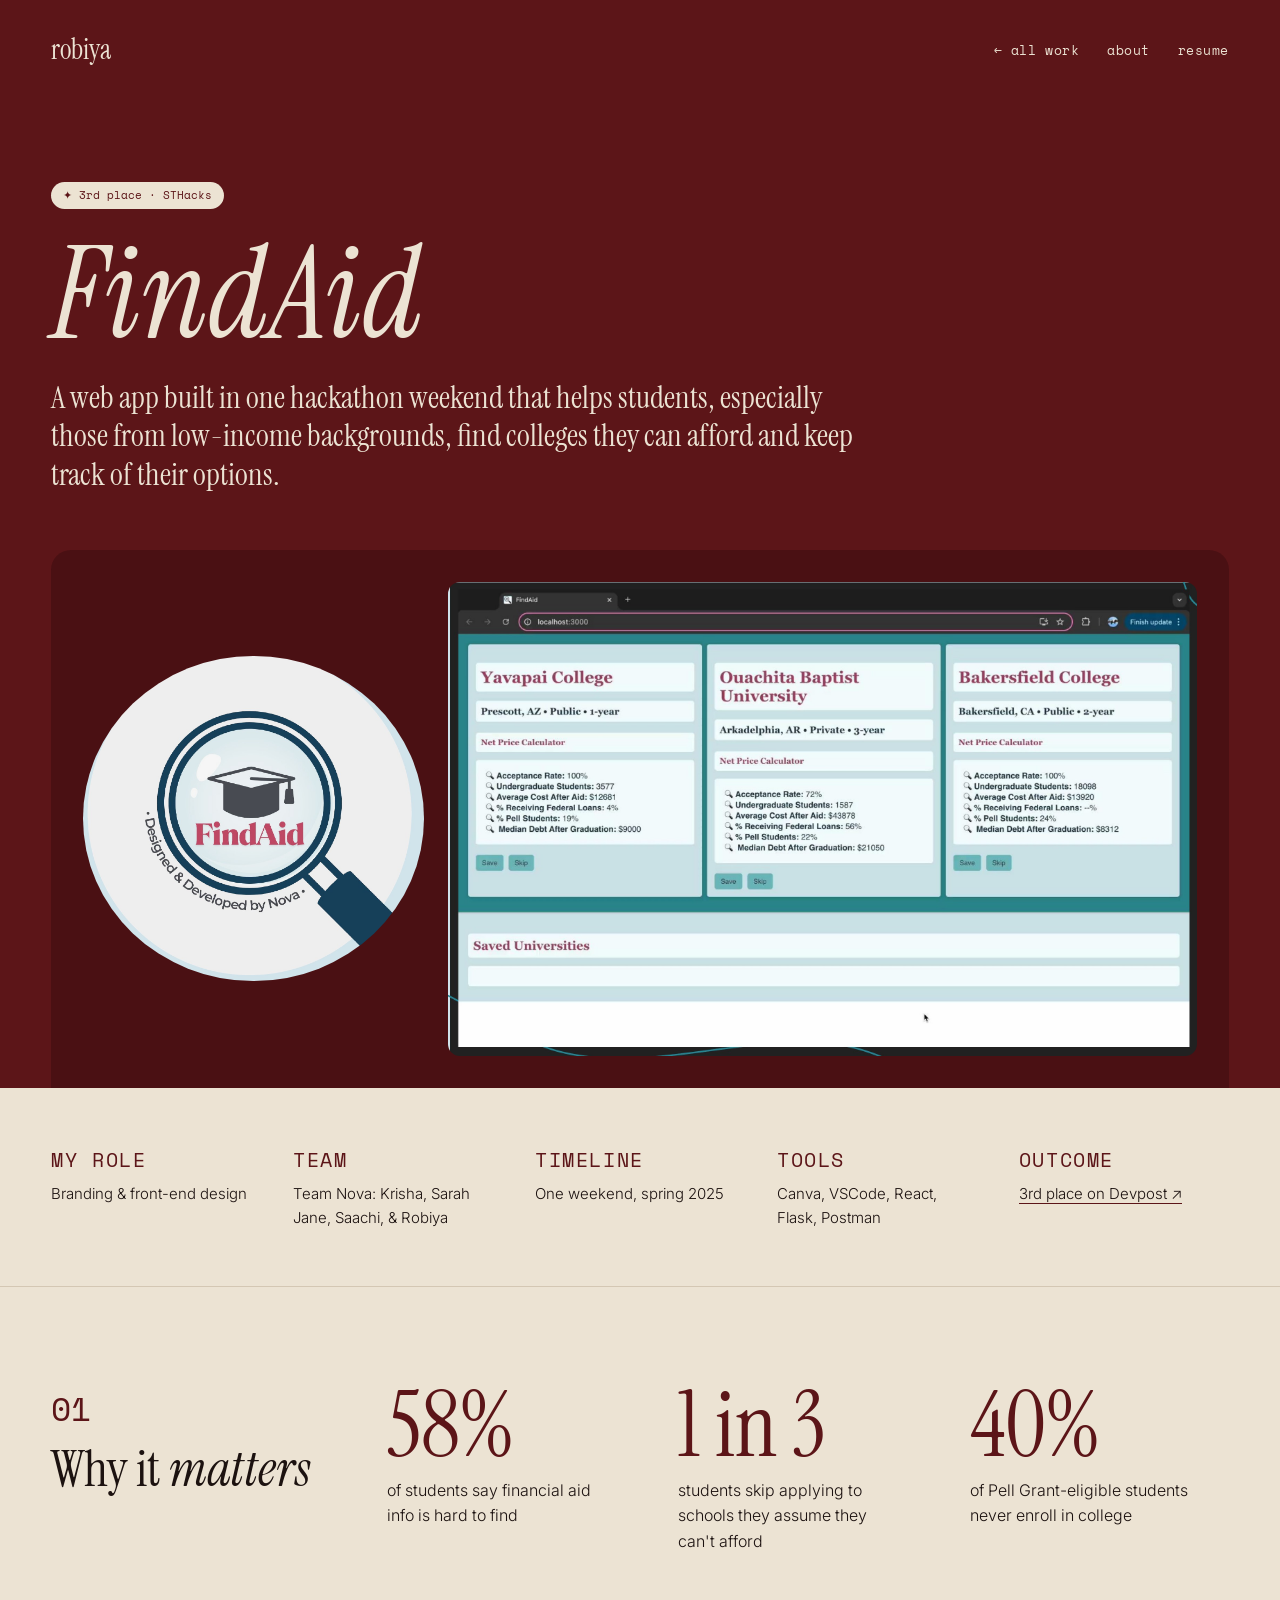
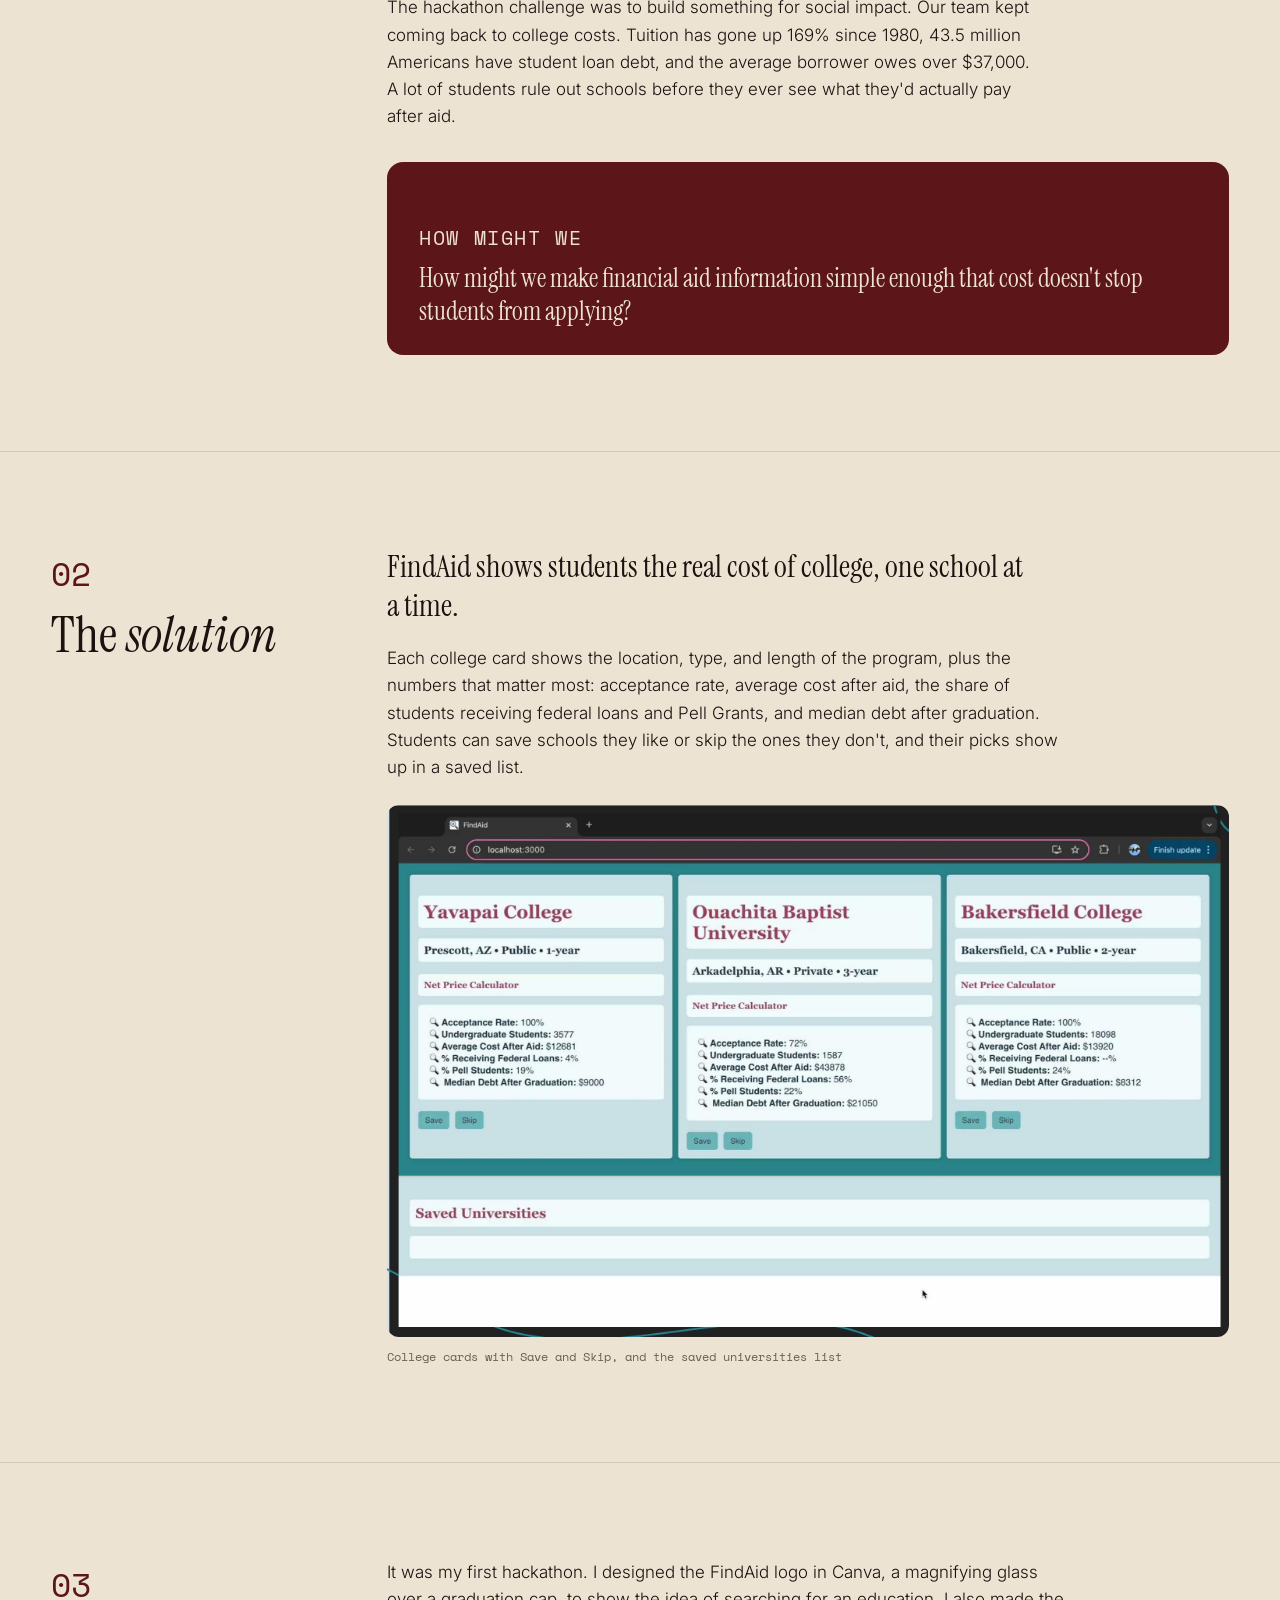
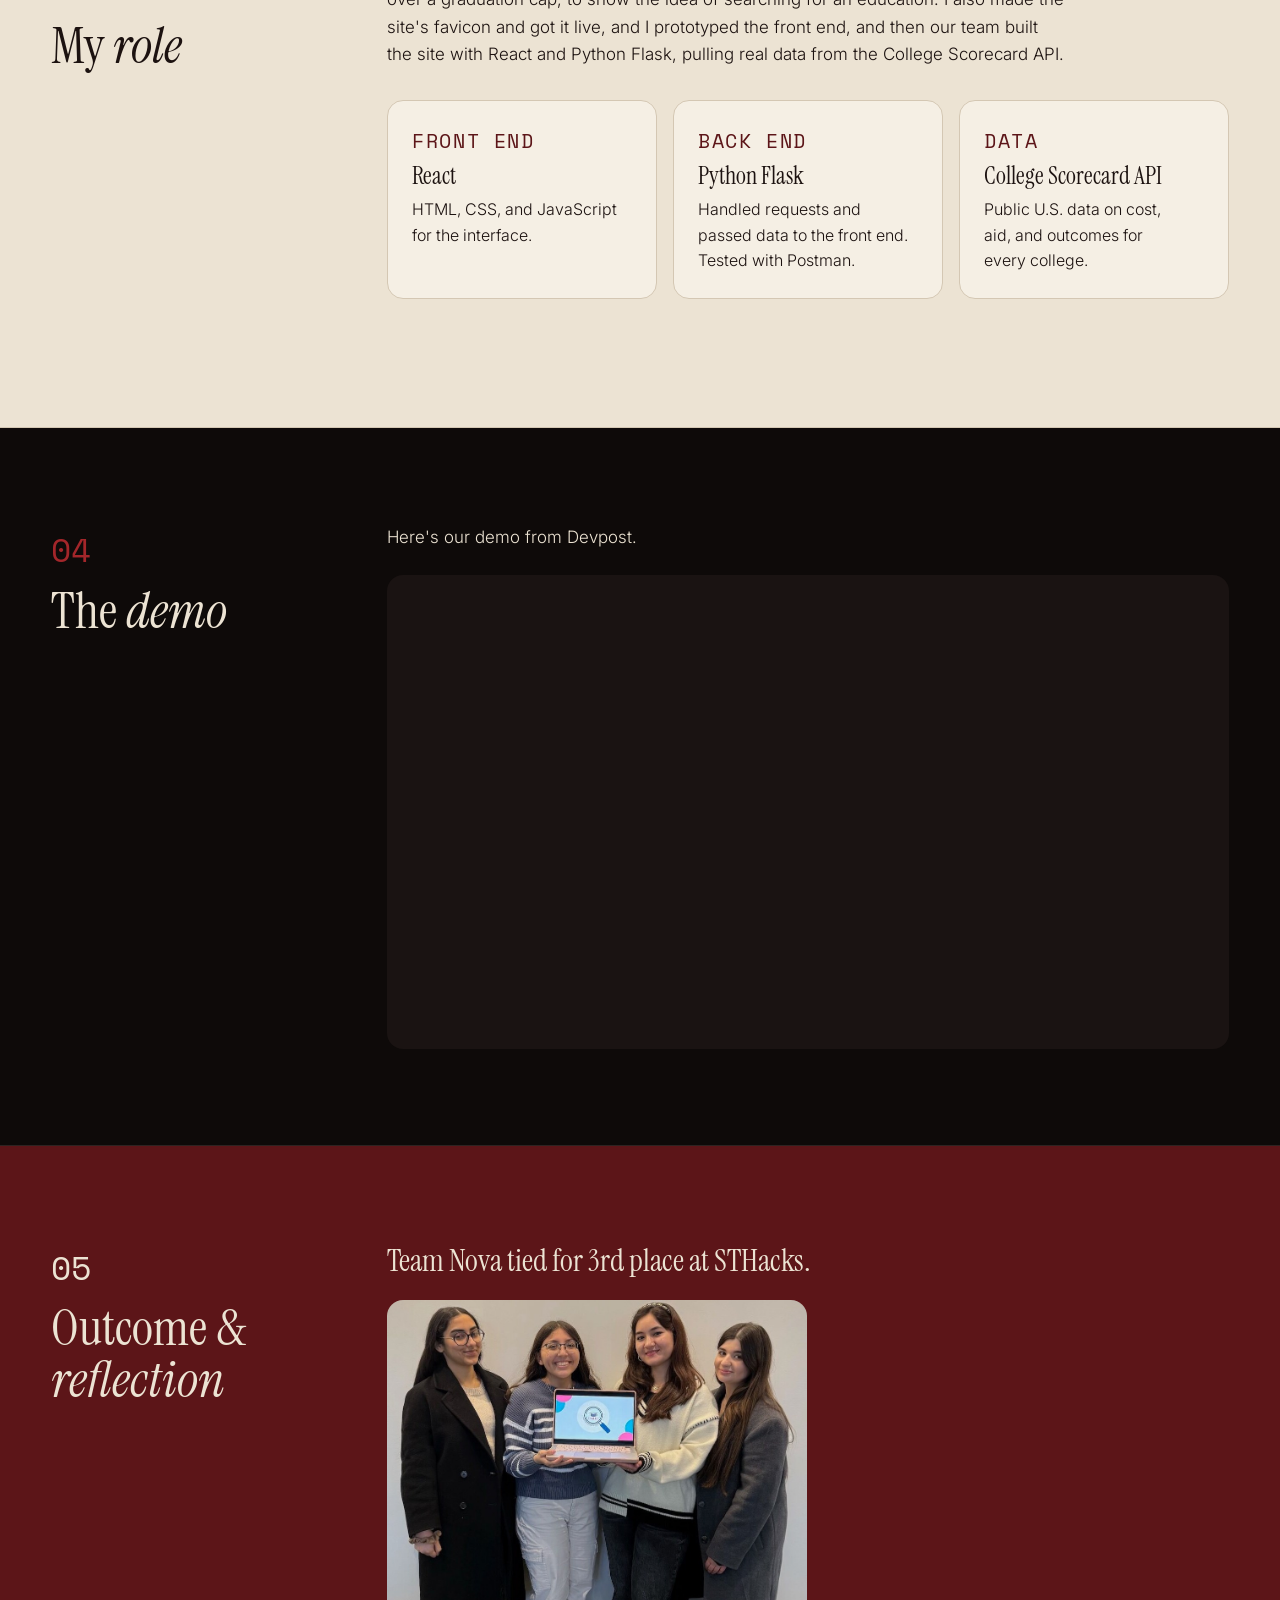
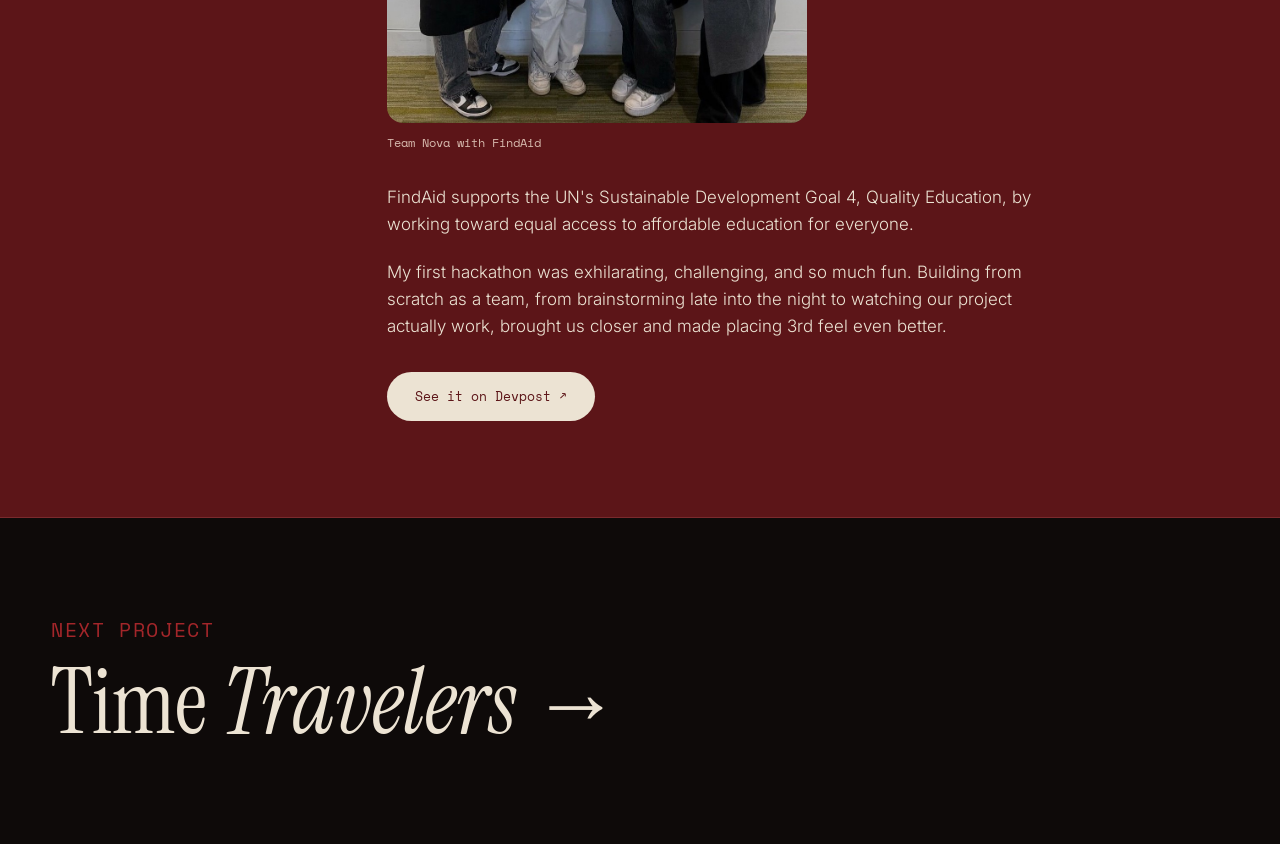
<file: projects/findaid.html>
<!DOCTYPE html>
<html lang="en">
<head>
  <meta charset="UTF-8" />
  <meta name="viewport" content="width=device-width, initial-scale=1.0" />
  <title>FindAid · Robiya Sahibnazarova</title>
  <meta name="description" content="FindAid: a hackathon web app that helps students, especially from low-income backgrounds, find and organize financial aid. 3rd place at STHacks." />

  <link rel="preconnect" href="https://fonts.googleapis.com" />
  <link rel="preconnect" href="https://fonts.gstatic.com" crossorigin />
  <link href="https://fonts.googleapis.com/css2?family=Instrument+Serif:ital@0;1&family=Inter:wght@300;400;500&family=Space+Mono&display=swap" rel="stylesheet" />

  <link rel="stylesheet" href="../style.css" />
  <link rel="stylesheet" href="../case-study.css" />
</head>
<body>

  <!-- ============ TOP ============ -->
  <header class="cs-hero theme-wine">
    <nav class="nav">
      <a href="../index.html" class="logo">robiya</a>
      <ul class="nav-links">
        <li><a href="../index.html#work">← all work</a></li>
        <li><a href="../index.html#about">about</a></li>
        <li><a href="../assets/resume.pdf" target="_blank">resume</a></li>
      </ul>
    </nav>

    <div class="cs-hero-content">
      <span class="badge">✦ 3rd place · STHacks</span>
      <h1 class="cs-title"><em>FindAid</em></h1>
      <p class="cs-subtitle">
        A web app built in one hackathon weekend that helps students, especially those from
        low-income backgrounds, find colleges they can afford and keep track of their options.
      </p>
    </div>

    <div class="cs-cover cs-cover-split">
      <img class="cs-cover-logo" src="../assets/findaid/logo.jpg" alt="FindAid logo: a magnifying glass over a graduation cap" />
      <img class="cs-cover-shot" src="../assets/findaid/demo.jpg" alt="FindAid showing college cards with acceptance rate, cost after aid, and median debt" />
    </div>
  </header>

  <main class="theme-cream">

    <!-- ============ QUICK FACTS ============ -->
    <section class="cs-facts">
      <div><span class="cs-label">My role</span><p>Branding &amp; front-end design</p></div>
      <div><span class="cs-label">Team</span><p>Team Nova: Krisha, Sarah Jane, Saachi, & Robiya</p></div>
      <div><span class="cs-label">Timeline</span><p>One weekend, spring 2025</p></div>
      <div><span class="cs-label">Tools</span><p>Canva, VSCode, React, Flask, Postman</p></div>
      <div><span class="cs-label">Outcome</span><p><a href="https://devpost.com/software/findaid" target="_blank">3rd place on Devpost ↗</a></p></div>
    </section>

    <!-- ============ 01 PROBLEM ============ -->
    <section class="cs-section">
      <div class="cs-side">
        <span class="cs-num">01</span>
        <h2>Why it <em>matters</em></h2>
      </div>
      <div class="cs-body">
        <div class="cs-stats">
          <div><span class="cs-stat">58%</span><p>of students say financial aid info is hard to find</p></div>
          <div><span class="cs-stat">1 in 3</span><p>students skip applying to schools they assume they can't afford</p></div>
          <div><span class="cs-stat">40%</span><p>of Pell Grant-eligible students never enroll in college</p></div>
        </div>
        <p>
          The hackathon challenge was to build something for social impact. Our team kept coming back to
          college costs. Tuition has gone up 169% since 1980, 43.5 million Americans have student loan debt,
          and the average borrower owes over $37,000. A lot of students rule out schools before they ever see
          what they'd actually pay after aid.
        </p>
        <div class="cs-callout">
          <span class="cs-label">How might we</span>
          <p>How might we make financial aid information simple enough that cost doesn't stop students from applying?</p>
        </div>
      </div>
    </section>

    <!-- ============ 02 SOLUTION ============ -->
    <section class="cs-section">
      <div class="cs-side">
        <span class="cs-num">02</span>
        <h2>The <em>solution</em></h2>
      </div>
      <div class="cs-body">
        <p class="cs-lead">
          FindAid shows students the real cost of college, one school at a time.
        </p>
        <p>
          Each college card shows the location, type, and length of the program, plus the numbers that matter
          most: acceptance rate, average cost after aid, the share of students receiving federal loans and Pell
          Grants, and median debt after graduation. Students can save schools they like or skip the ones they
          don't, and their picks show up in a saved list.
        </p>
        <figure class="cs-figure-wide">
          <img src="../assets/findaid/demo.jpg" alt="FindAid interface with college cards and a saved universities list" />
          <figcaption>College cards with Save and Skip, and the saved universities list</figcaption>
        </figure>
      </div>
    </section>

    <!-- ============ 03 MY ROLE ============ -->
    <section class="cs-section">
      <div class="cs-side">
        <span class="cs-num">03</span>
        <h2>My <em>role</em></h2>
      </div>
      <div class="cs-body">
        <p>
          It was my first hackathon. I designed the FindAid logo in Canva, a magnifying glass over a
          graduation cap, to show the idea of searching for an education. I also made the site's favicon
          and got it live, and I prototyped the front end,
          and then our team built the site with React and Python Flask, pulling real data from the
          College Scorecard API.
        </p>
        <div class="cs-cards">
          <div class="cs-card"><span class="cs-label">Front end</span><h4>React</h4><p>HTML, CSS, and JavaScript for the interface.</p></div>
          <div class="cs-card"><span class="cs-label">Back end</span><h4>Python Flask</h4><p>Handled requests and passed data to the front end. Tested with Postman.</p></div>
          <div class="cs-card"><span class="cs-label">Data</span><h4>College Scorecard API</h4><p>Public U.S. data on cost, aid, and outcomes for every college.</p></div>
        </div>
      </div>
    </section>
  </main>

  <!-- ============ 04 DEMO ============ -->
  <section class="cs-section cs-final theme-black">
    <div class="cs-side">
      <span class="cs-num">04</span>
      <h2>The <em>demo</em></h2>
    </div>
    <div class="cs-body">
      <p>Here's our demo from Devpost.</p>
      <div class="cs-embed">
        <iframe src="https://player.vimeo.com/video/1070911512?byline=0&portrait=0&title=0" title="FindAid demo video" allow="autoplay; fullscreen; picture-in-picture" allowfullscreen loading="lazy"></iframe>
      </div>
    </div>
  </section>

  <!-- ============ 05 OUTCOME ============ -->
  <section class="cs-section theme-wine">
    <div class="cs-side">
      <span class="cs-num">05</span>
      <h2>Outcome &amp; <em>reflection</em></h2>
    </div>
    <div class="cs-body">
      <p class="cs-lead">
        Team Nova tied for 3rd place at STHacks.
      </p>
      <figure class="cs-team">
        <img src="../assets/findaid/team.jpg" alt="Team Nova holding a laptop showing the FindAid logo" />
        <figcaption>Team Nova with FindAid</figcaption>
      </figure>
      <p>
        FindAid supports the UN's Sustainable Development Goal 4, Quality Education, by working toward equal
        access to affordable education for everyone.
      </p>
      <p>My first hackathon was exhilarating, challenging, and so much fun. Building from scratch as a
        team, from brainstorming late into the night to watching our project actually work, brought us
        closer and made placing 3rd feel even better.</p>
      <a class="cs-button" href="https://devpost.com/software/findaid" target="_blank">See it on Devpost ↗</a>
    </div>
  </section>

  <!-- ============ NEXT PROJECT ============ -->
  <a class="cs-next theme-black" href="time-travelers.html">
    <span class="cs-label">Next project</span>
    <span class="cs-next-title">Time <em>Travelers</em> →</span>
  </a>

</body>
</html>
</file>
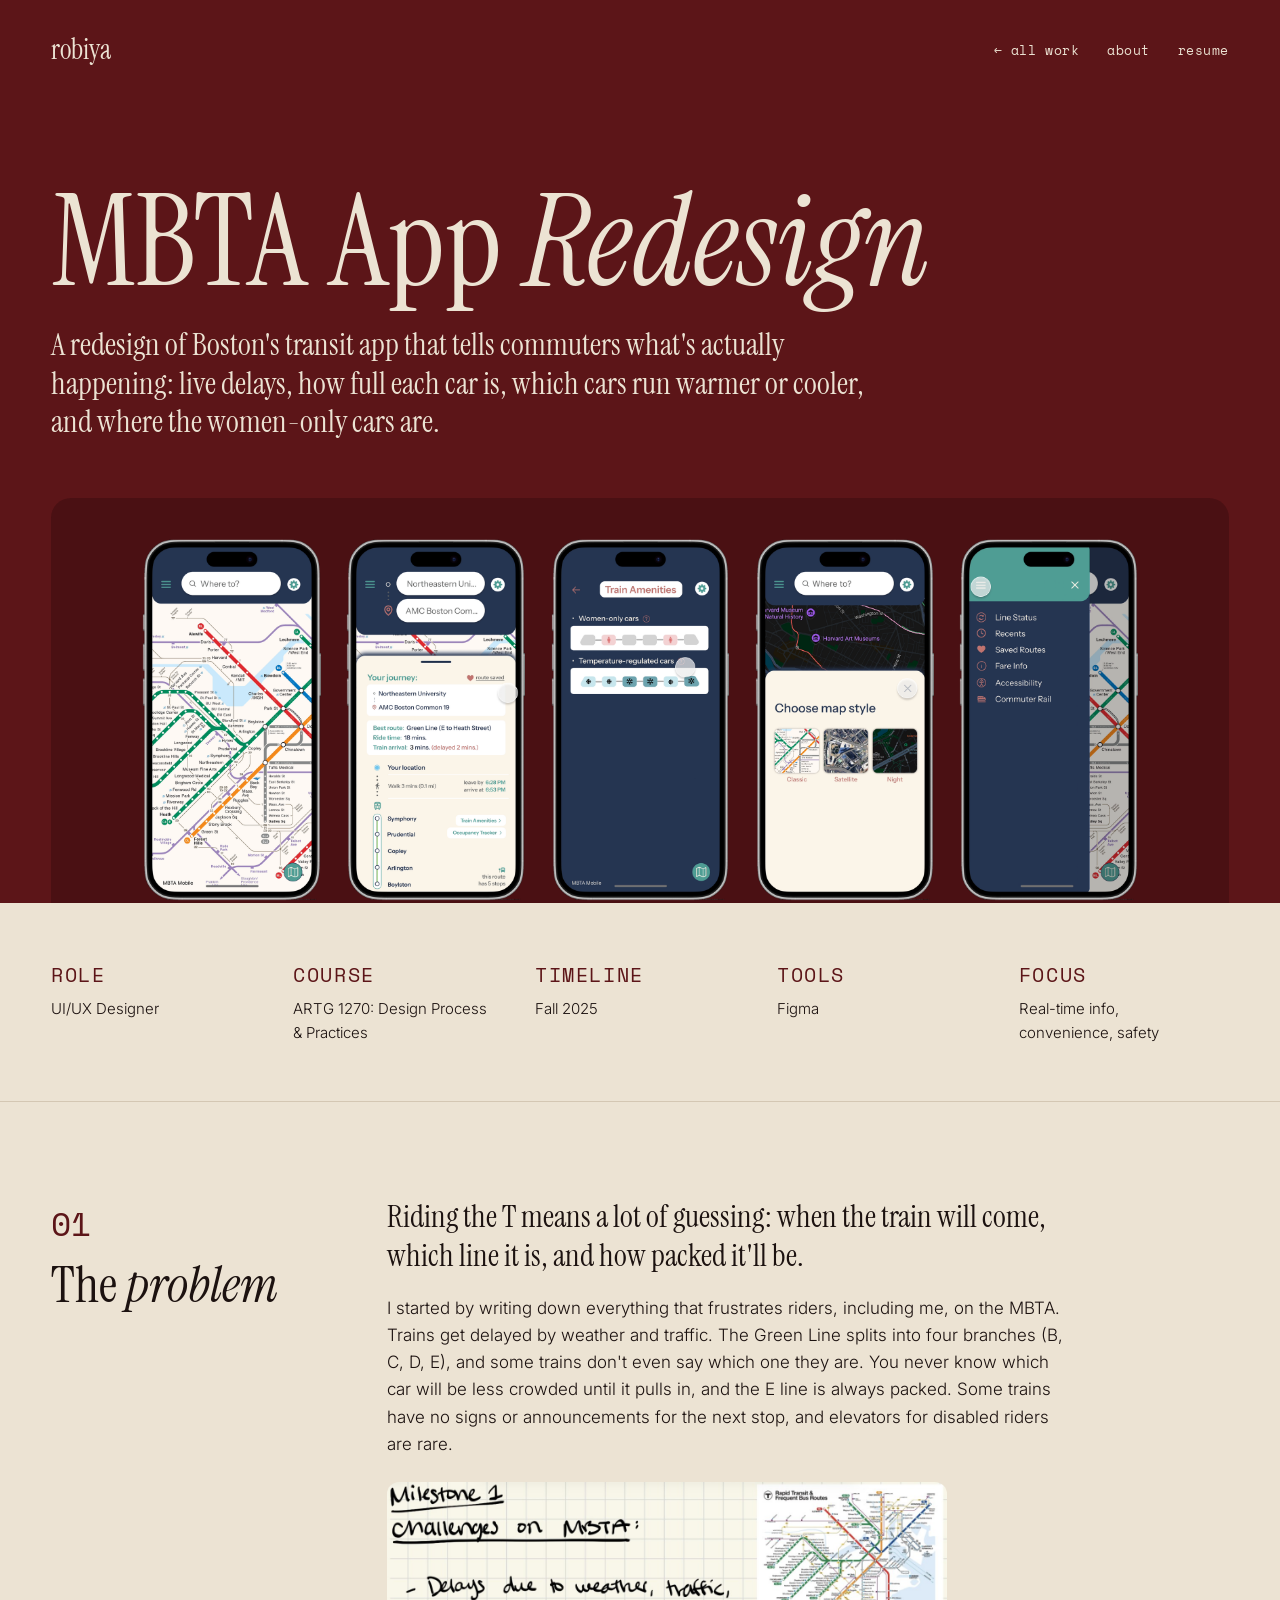
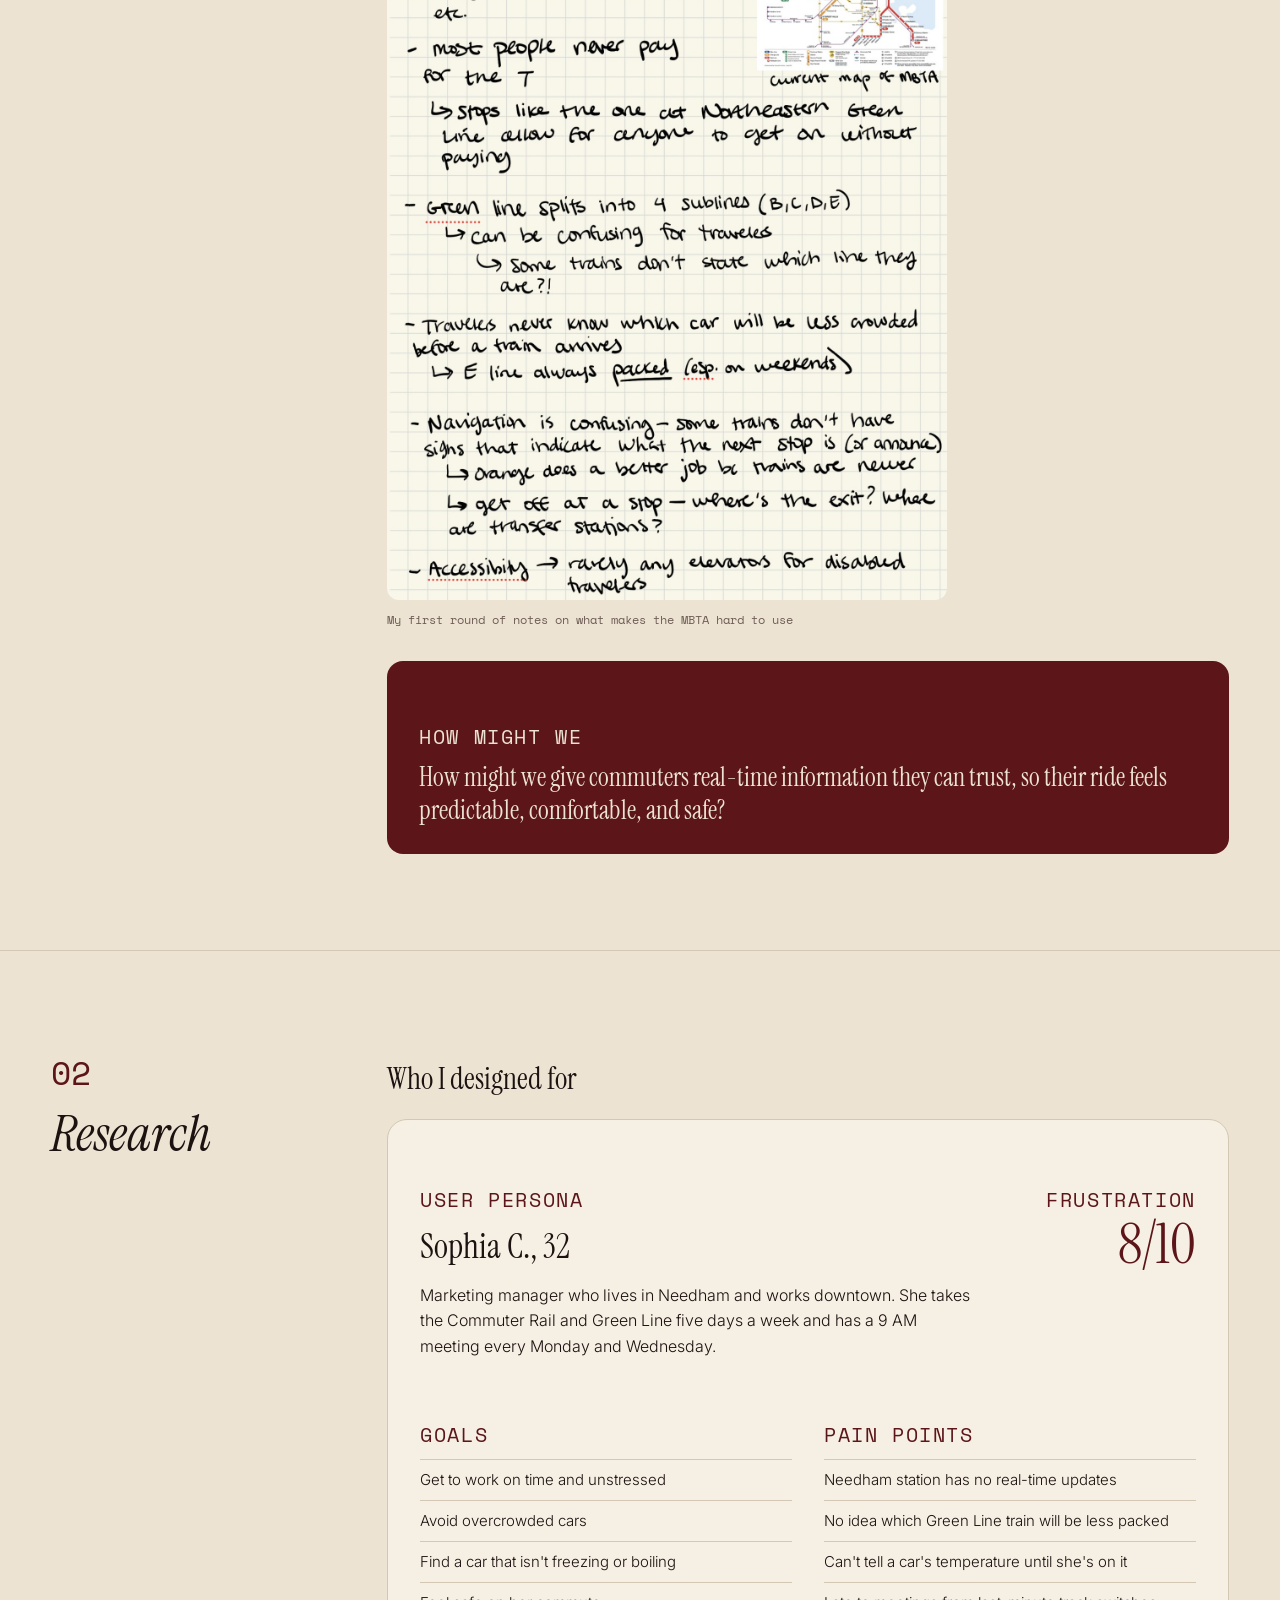
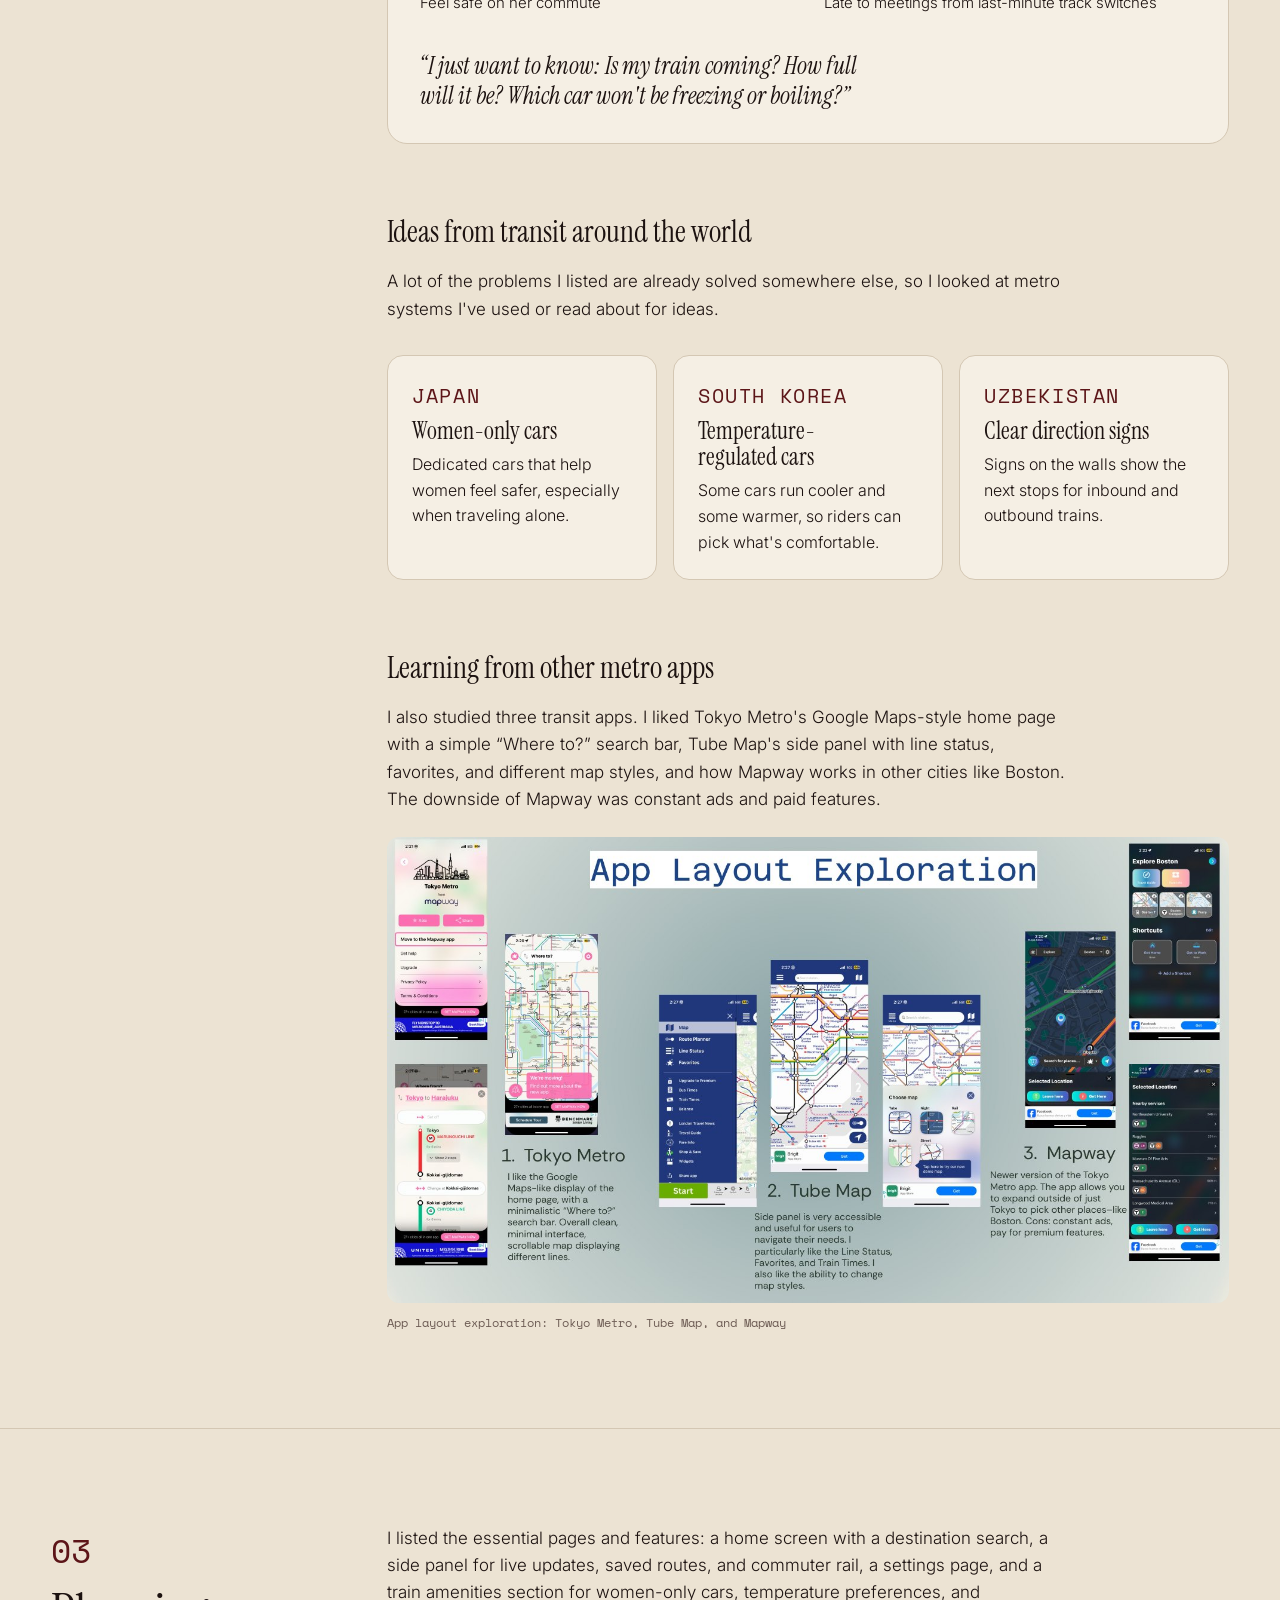
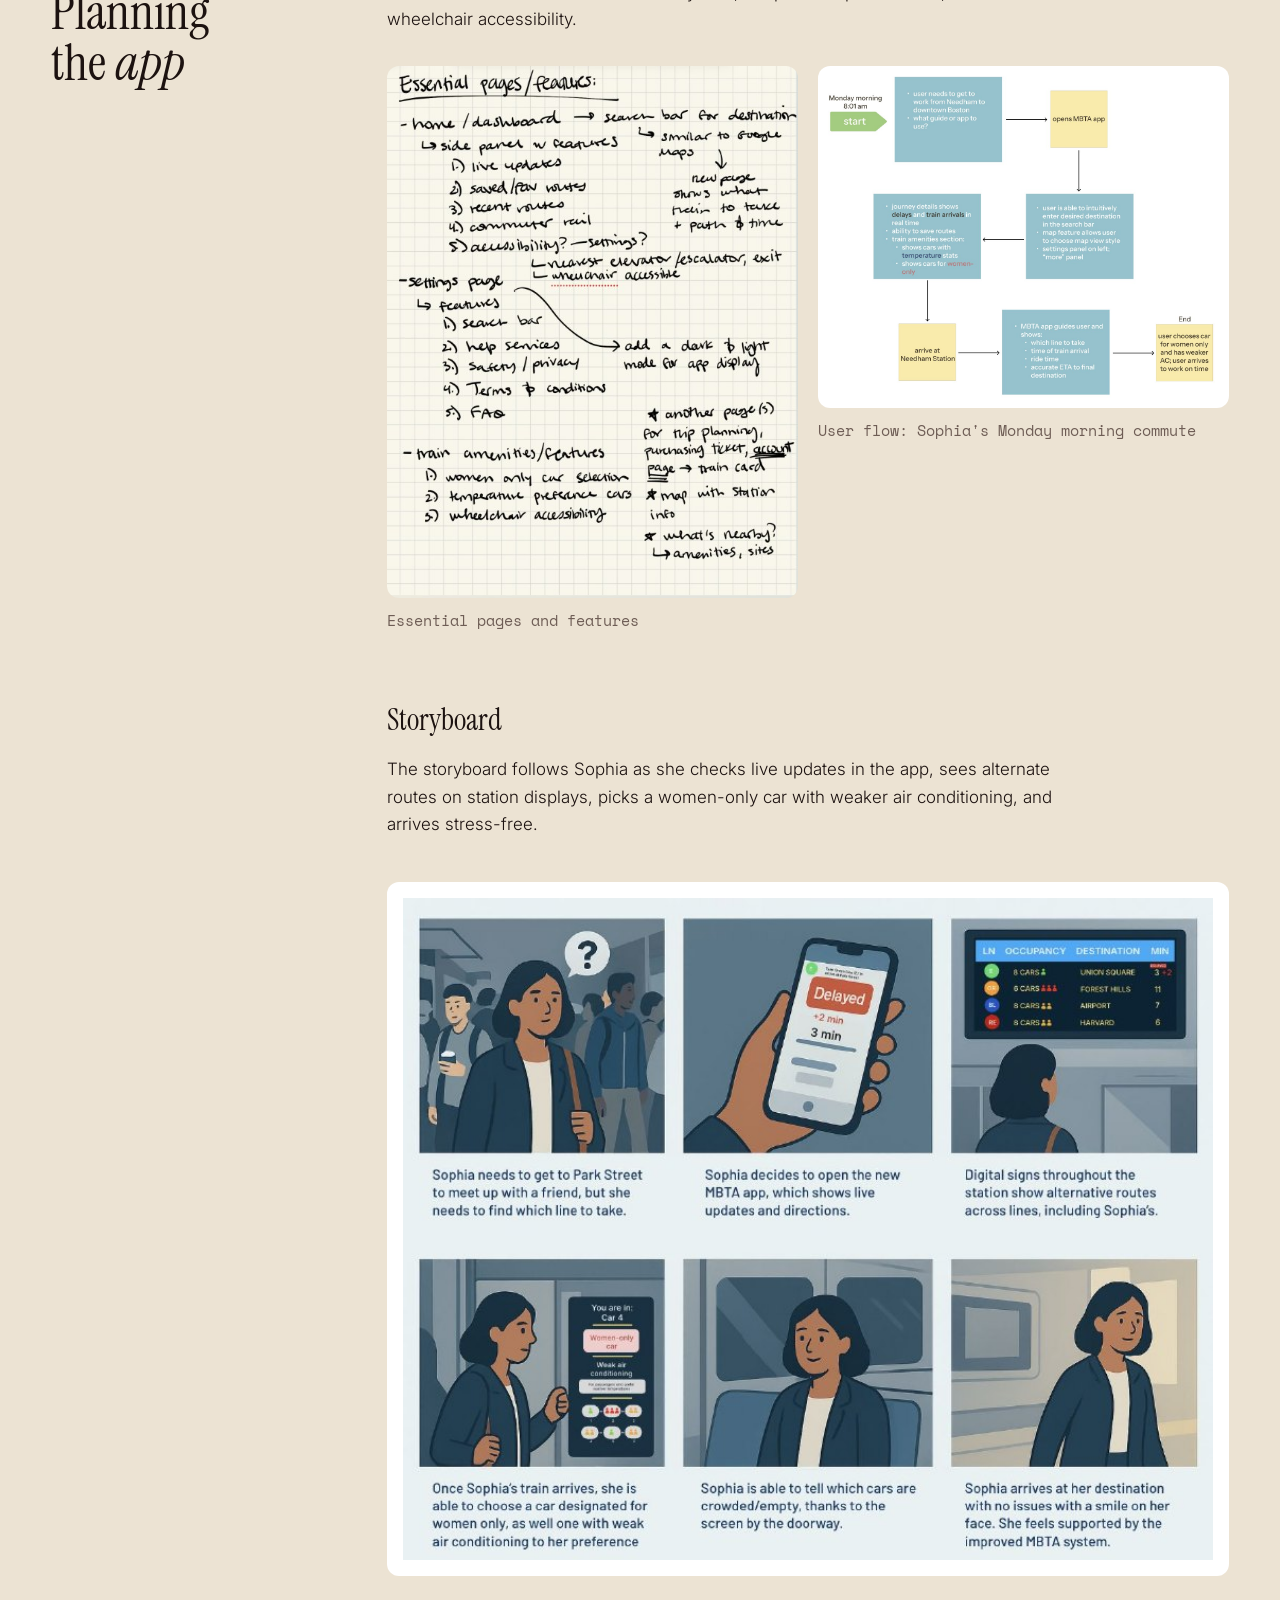
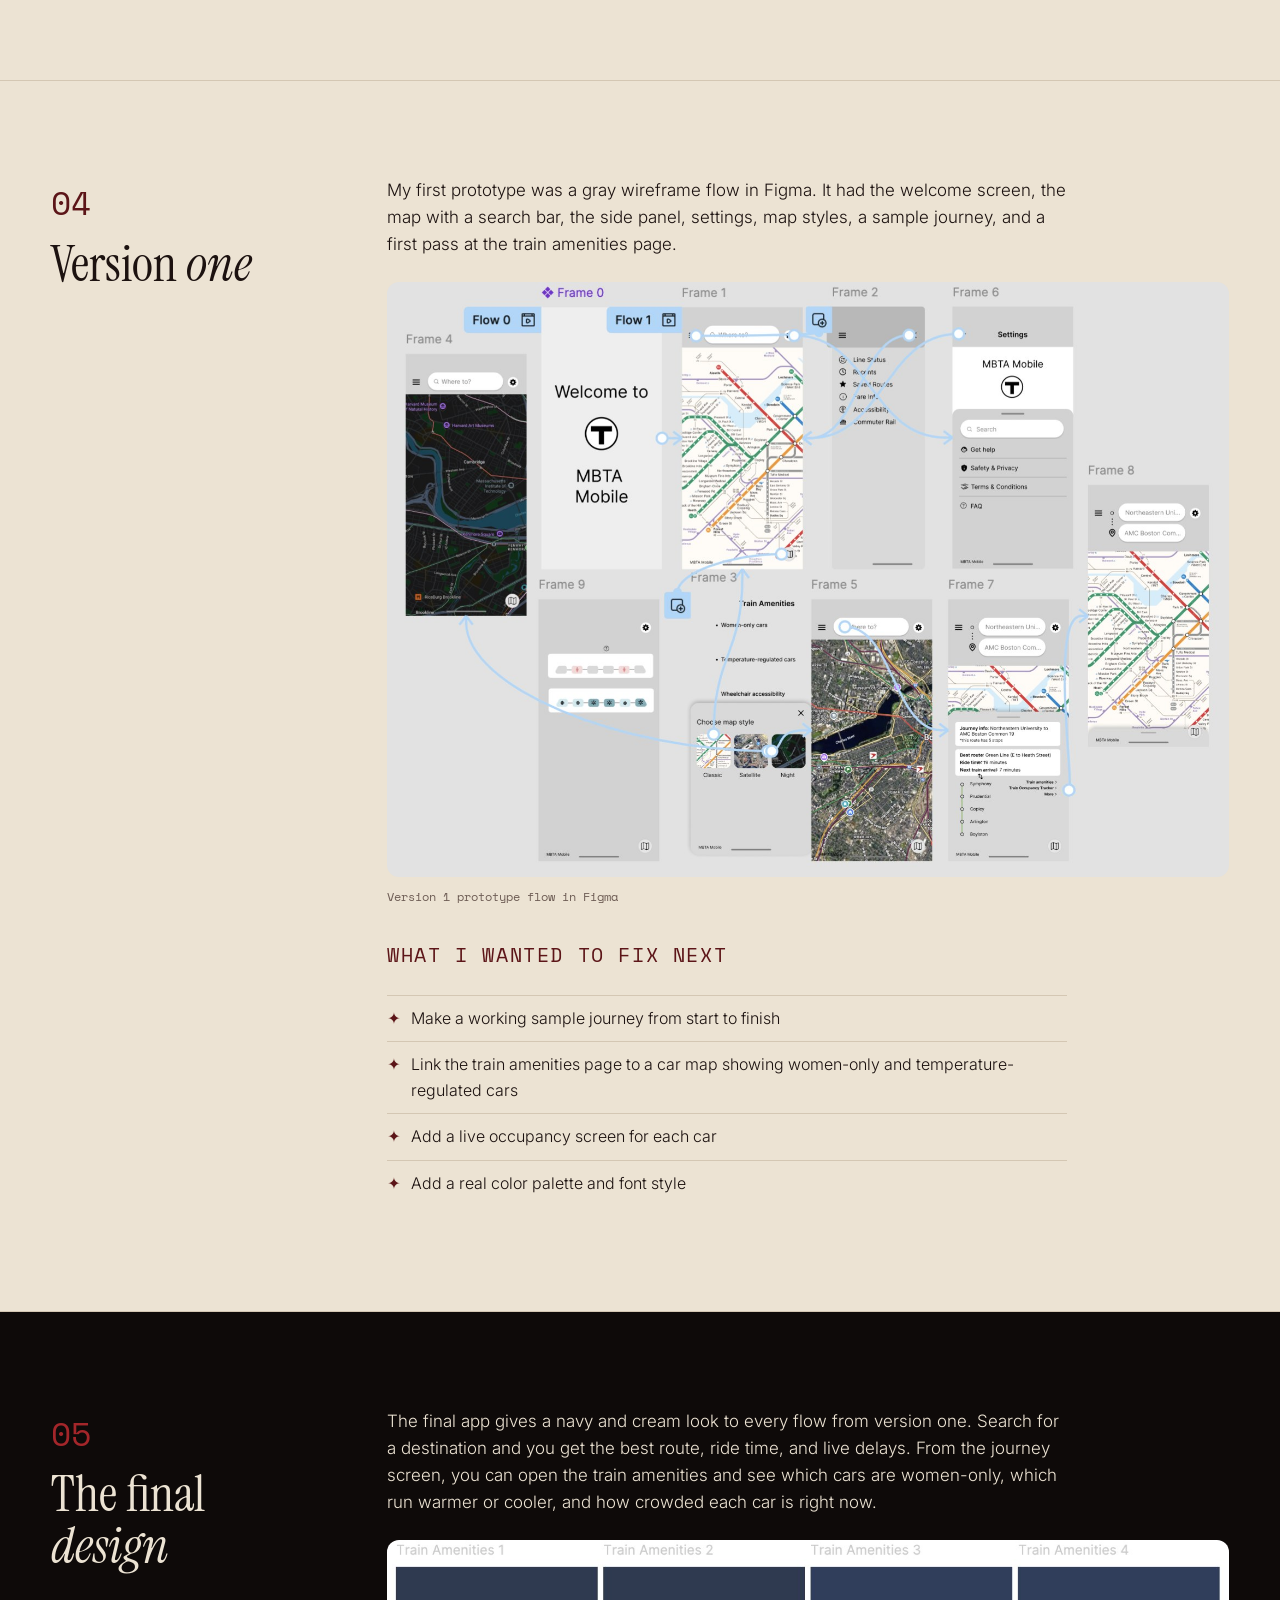
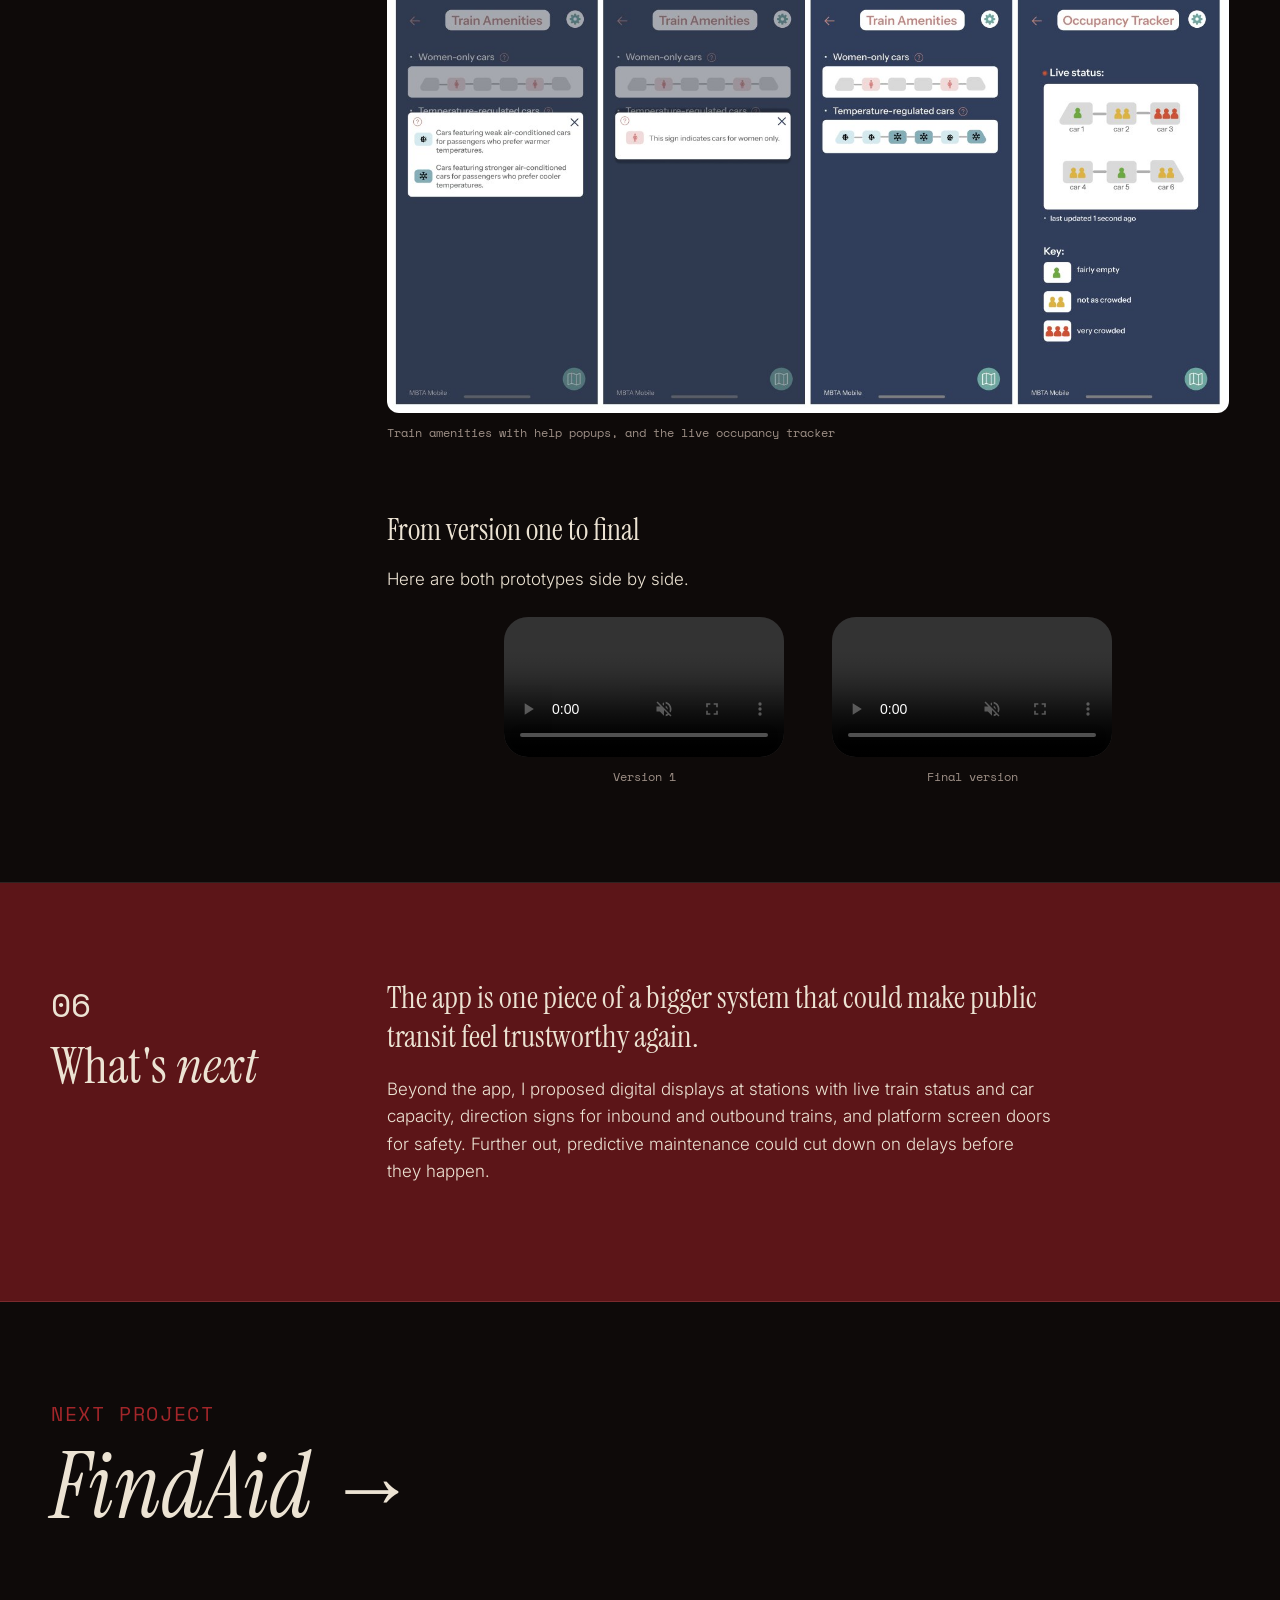
<file: projects/mbta-redesign.html>
<!DOCTYPE html>
<html lang="en">
<head>
  <meta charset="UTF-8" />
  <meta name="viewport" content="width=device-width, initial-scale=1.0" />
  <title>MBTA App Redesign · Robiya Sahibnazarova</title>
  <meta name="description" content="A redesign of Boston's MBTA app with live journey info, car occupancy, temperature-regulated cars, and women-only car options." />

  <link rel="preconnect" href="https://fonts.googleapis.com" />
  <link rel="preconnect" href="https://fonts.gstatic.com" crossorigin />
  <link href="https://fonts.googleapis.com/css2?family=Instrument+Serif:ital@0;1&family=Inter:wght@300;400;500&family=Space+Mono&display=swap" rel="stylesheet" />

  <link rel="stylesheet" href="../style.css" />
  <link rel="stylesheet" href="../case-study.css" />
</head>
<body>

  <!-- ============ TOP ============ -->
  <header class="cs-hero theme-wine">
    <nav class="nav">
      <a href="../index.html" class="logo">robiya</a>
      <ul class="nav-links">
        <li><a href="../index.html#work">← all work</a></li>
        <li><a href="../index.html#about">about</a></li>
        <li><a href="../assets/resume.pdf" target="_blank">resume</a></li>
      </ul>
    </nav>

    <div class="cs-hero-content">
      <h1 class="cs-title">MBTA App <em>Redesign</em></h1>
      <p class="cs-subtitle">
        A redesign of Boston's transit app that tells commuters what's actually happening:
        live delays, how full each car is, which cars run warmer or cooler, and where the women-only cars are.
      </p>
    </div>

    <div class="cs-cover cs-cover-phones">
      <img src="../assets/mbta/screen-home.png" alt="Home screen with a Where to? search bar over the MBTA map" />
      <img src="../assets/mbta/screen-journey.png" alt="Journey screen with best route, ride time, and live delay" />
      <img src="../assets/mbta/screen-amenities.png" alt="Train amenities screen showing women-only and temperature-regulated cars" />
      <img src="../assets/mbta/screen-mapstyle.png" alt="Choose map style panel with classic, satellite, and night options" />
      <img src="../assets/mbta/screen-menu.png" alt="Side menu with line status, recents, saved routes, fare info, accessibility, and commuter rail" />
    </div>
  </header>

  <main class="theme-cream">

    <!-- ============ QUICK FACTS ============ -->
    <section class="cs-facts">
      <div><span class="cs-label">Role</span><p>UI/UX Designer</p></div>
      <div><span class="cs-label">Course</span><p>ARTG 1270: Design Process & Practices</p></div>
      <div><span class="cs-label">Timeline</span><p>Fall 2025</p></div>
      <div><span class="cs-label">Tools</span><p>Figma</p></div>
      <div><span class="cs-label">Focus</span><p>Real-time info, convenience, safety</p></div>
    </section>

    <!-- ============ 01 PROBLEM ============ -->
    <section class="cs-section">
      <div class="cs-side">
        <span class="cs-num">01</span>
        <h2>The <em>problem</em></h2>
      </div>
      <div class="cs-body">
        <p class="cs-lead">
          Riding the T means a lot of guessing: when the train will come, which line it is, and how packed it'll be.
        </p>
        <p>
          I started by writing down everything that frustrates riders, including me, on the MBTA.
          Trains get delayed by weather and traffic. The Green Line splits into four branches (B, C, D, E),
          and some trains don't even say which one they are. You never know which car will be less crowded
          until it pulls in, and the E line is always packed. Some trains have no signs or announcements for
          the next stop, and elevators for disabled riders are rare.
        </p>
        <figure class="cs-figure-wide cs-notes">
          <img src="../assets/mbta/observation-notes.jpg" alt="Handwritten notes listing challenges on the MBTA, next to the current MBTA map" />
          <figcaption>My first round of notes on what makes the MBTA hard to use</figcaption>
        </figure>
        <div class="cs-callout">
          <span class="cs-label">How might we</span>
          <p>How might we give commuters real-time information they can trust, so their ride feels predictable, comfortable, and safe?</p>
        </div>
      </div>
    </section>

    <!-- ============ 02 RESEARCH ============ -->
    <section class="cs-section">
      <div class="cs-side">
        <span class="cs-num">02</span>
        <h2><em>Research</em></h2>
      </div>
      <div class="cs-body">

        <h3 class="cs-h3">Who I designed for</h3>
        <div class="cs-persona">
          <div class="cs-persona-top">
            <div>
              <span class="cs-label">User persona</span>
              <h4>Sophia C., 32</h4>
              <p>Marketing manager who lives in Needham and works downtown. She takes the Commuter Rail and Green Line five days a week and has a 9 AM meeting every Monday and Wednesday.</p>
            </div>
            <div class="cs-persona-meter">
              <span class="cs-label">Frustration</span>
              <span class="cs-persona-score">8/10</span>
            </div>
          </div>
          <div class="cs-persona-cols">
            <div>
              <span class="cs-label">Goals</span>
              <ul>
                <li>Get to work on time and unstressed</li>
                <li>Avoid overcrowded cars</li>
                <li>Find a car that isn't freezing or boiling</li>
                <li>Feel safe on her commute</li>
              </ul>
            </div>
            <div>
              <span class="cs-label">Pain points</span>
              <ul>
                <li>Needham station has no real-time updates</li>
                <li>No idea which Green Line train will be less packed</li>
                <li>Can't tell a car's temperature until she's on it</li>
                <li>Late to meetings from last-minute track switches</li>
              </ul>
            </div>
          </div>
          <blockquote class="cs-persona-quote">“I just want to know: Is my train coming? How full will it be? Which car won't be freezing or boiling?”</blockquote>
        </div>

        <h3 class="cs-h3">Ideas from transit around the world</h3>
        <p>
          A lot of the problems I listed are already solved somewhere else, so I looked at metro systems
          I've used or read about for ideas.
        </p>
        <div class="cs-cards">
          <div class="cs-card">
            <span class="cs-label">Japan</span>
            <h4>Women-only cars</h4>
            <p>Dedicated cars that help women feel safer, especially when traveling alone.</p>
          </div>
          <div class="cs-card">
            <span class="cs-label">South Korea</span>
            <h4>Temperature-regulated cars</h4>
            <p>Some cars run cooler and some warmer, so riders can pick what's comfortable.</p>
          </div>
          <div class="cs-card">
            <span class="cs-label">Uzbekistan</span>
            <h4>Clear direction signs</h4>
            <p>Signs on the walls show the next stops for inbound and outbound trains.</p>
          </div>
        </div>

        <h3 class="cs-h3">Learning from other metro apps</h3>
        <p>
          I also studied three transit apps. I liked Tokyo Metro's Google Maps-style home page with a simple
          “Where to?” search bar, Tube Map's side panel with line status, favorites, and different map styles,
          and how Mapway works in other cities like Boston. The downside of Mapway was constant ads and paid features.
        </p>
        <figure class="cs-figure-wide">
          <img src="../assets/mbta/app-research.jpg" alt="Screenshots of the Tokyo Metro, Tube Map, and Mapway apps with notes" />
          <figcaption>App layout exploration: Tokyo Metro, Tube Map, and Mapway</figcaption>
        </figure>
      </div>
    </section>

    <!-- ============ 03 IDEATION ============ -->
    <section class="cs-section">
      <div class="cs-side">
        <span class="cs-num">03</span>
        <h2>Planning the <em>app</em></h2>
      </div>
      <div class="cs-body">
        <p>
          I listed the essential pages and features: a home screen with a destination search, a side panel
          for live updates, saved routes, and commuter rail, a settings page, and a train amenities section
          for women-only cars, temperature preferences, and wheelchair accessibility.
        </p>
        <div class="cs-grid cs-grid-2 cs-auto">
          <figure><div class="cs-img"><img src="../assets/mbta/app-notes.jpg" alt="Handwritten list of essential pages and features" /></div><figcaption>Essential pages and features</figcaption></figure>
          <figure><div class="cs-img"><img src="../assets/mbta/user-flow.jpg" alt="User flow from opening the app to choosing a train car" /></div><figcaption>User flow: Sophia's Monday morning commute</figcaption></figure>
        </div>

        <h3 class="cs-h3">Storyboard</h3>
        <p>
          The storyboard follows Sophia as she checks live updates in the app, sees alternate routes on
          station displays, picks a women-only car with weaker air conditioning, and arrives stress-free.
        </p>
        <img class="cs-storyboard" src="../assets/mbta/storyboard.jpg" alt="Six-panel storyboard of Sophia using the redesigned MBTA app and station displays" />
      </div>
    </section>

    <!-- ============ 04 VERSION 1 ============ -->
    <section class="cs-section">
      <div class="cs-side">
        <span class="cs-num">04</span>
        <h2>Version <em>one</em></h2>
      </div>
      <div class="cs-body">
        <p>
          My first prototype was a gray wireframe flow in Figma. It had the welcome screen, the map with a
          search bar, the side panel, settings, map styles, a sample journey, and a first pass at the
          train amenities page.
        </p>
        <figure class="cs-figure-wide">
          <img src="../assets/mbta/v1-prototype.jpg" alt="Version 1 Figma prototype frames connected by flows" />
          <figcaption>Version 1 prototype flow in Figma</figcaption>
        </figure>
        <span class="cs-label">What I wanted to fix next</span>
        <ul class="cs-list">
          <li>Make a working sample journey from start to finish</li>
          <li>Link the train amenities page to a car map showing women-only and temperature-regulated cars</li>
          <li>Add a live occupancy screen for each car</li>
          <li>Add a real color palette and font style</li>
        </ul>
      </div>
    </section>
  </main>

  <!-- ============ 05 FINAL DESIGN ============ -->
  <section class="cs-section cs-final theme-black">
    <div class="cs-side">
      <span class="cs-num">05</span>
      <h2>The final <em>design</em></h2>
    </div>
    <div class="cs-body">
      <p>
        The final app gives a navy and cream look to every flow from version one. Search for a destination
        and you get the best route, ride time, and live delays. From the journey screen, you can open the
        train amenities and see which cars are women-only, which run warmer or cooler, and how crowded each
        car is right now.
      </p>
      <figure class="cs-figure-wide">
        <img src="../assets/mbta/train-amenities.jpg" alt="Four screens: train amenity help popups, the amenities car map, and the live occupancy tracker" />
        <figcaption>Train amenities with help popups, and the live occupancy tracker</figcaption>
      </figure>

      <h3 class="cs-h3">From version one to final</h3>
      <p>Here are both prototypes side by side.</p>
      <div class="cs-video-pair">
        <figure>
          <video src="../assets/mbta/v1-demo.mp4" autoplay muted loop playsinline controls></video>
          <figcaption>Version 1</figcaption>
        </figure>
        <figure>
          <video src="../assets/mbta/final-demo.mp4" autoplay muted loop playsinline controls></video>
          <figcaption>Final version</figcaption>
        </figure>
      </div>
    </div>
  </section>

  <!-- ============ 06 REFLECTION ============ -->
  <section class="cs-section theme-wine">
    <div class="cs-side">
      <span class="cs-num">06</span>
      <h2>What's <em>next</em></h2>
    </div>
    <div class="cs-body">
      <p class="cs-lead">
        The app is one piece of a bigger system that could make public transit feel trustworthy again.
      </p>
      <p>
        Beyond the app, I proposed digital displays at stations with live train status and car capacity,
        direction signs for inbound and outbound trains, and platform screen doors for safety. Further out,
        predictive maintenance could cut down on delays before they happen.
      </p>
      <p></p>
    </div>
  </section>

  <!-- ============ NEXT PROJECT ============ -->
  <a class="cs-next theme-black" href="findaid.html">
    <span class="cs-label">Next project</span>
    <span class="cs-next-title"><em>FindAid</em> →</span>
  </a>

</body>
</html>
</file>
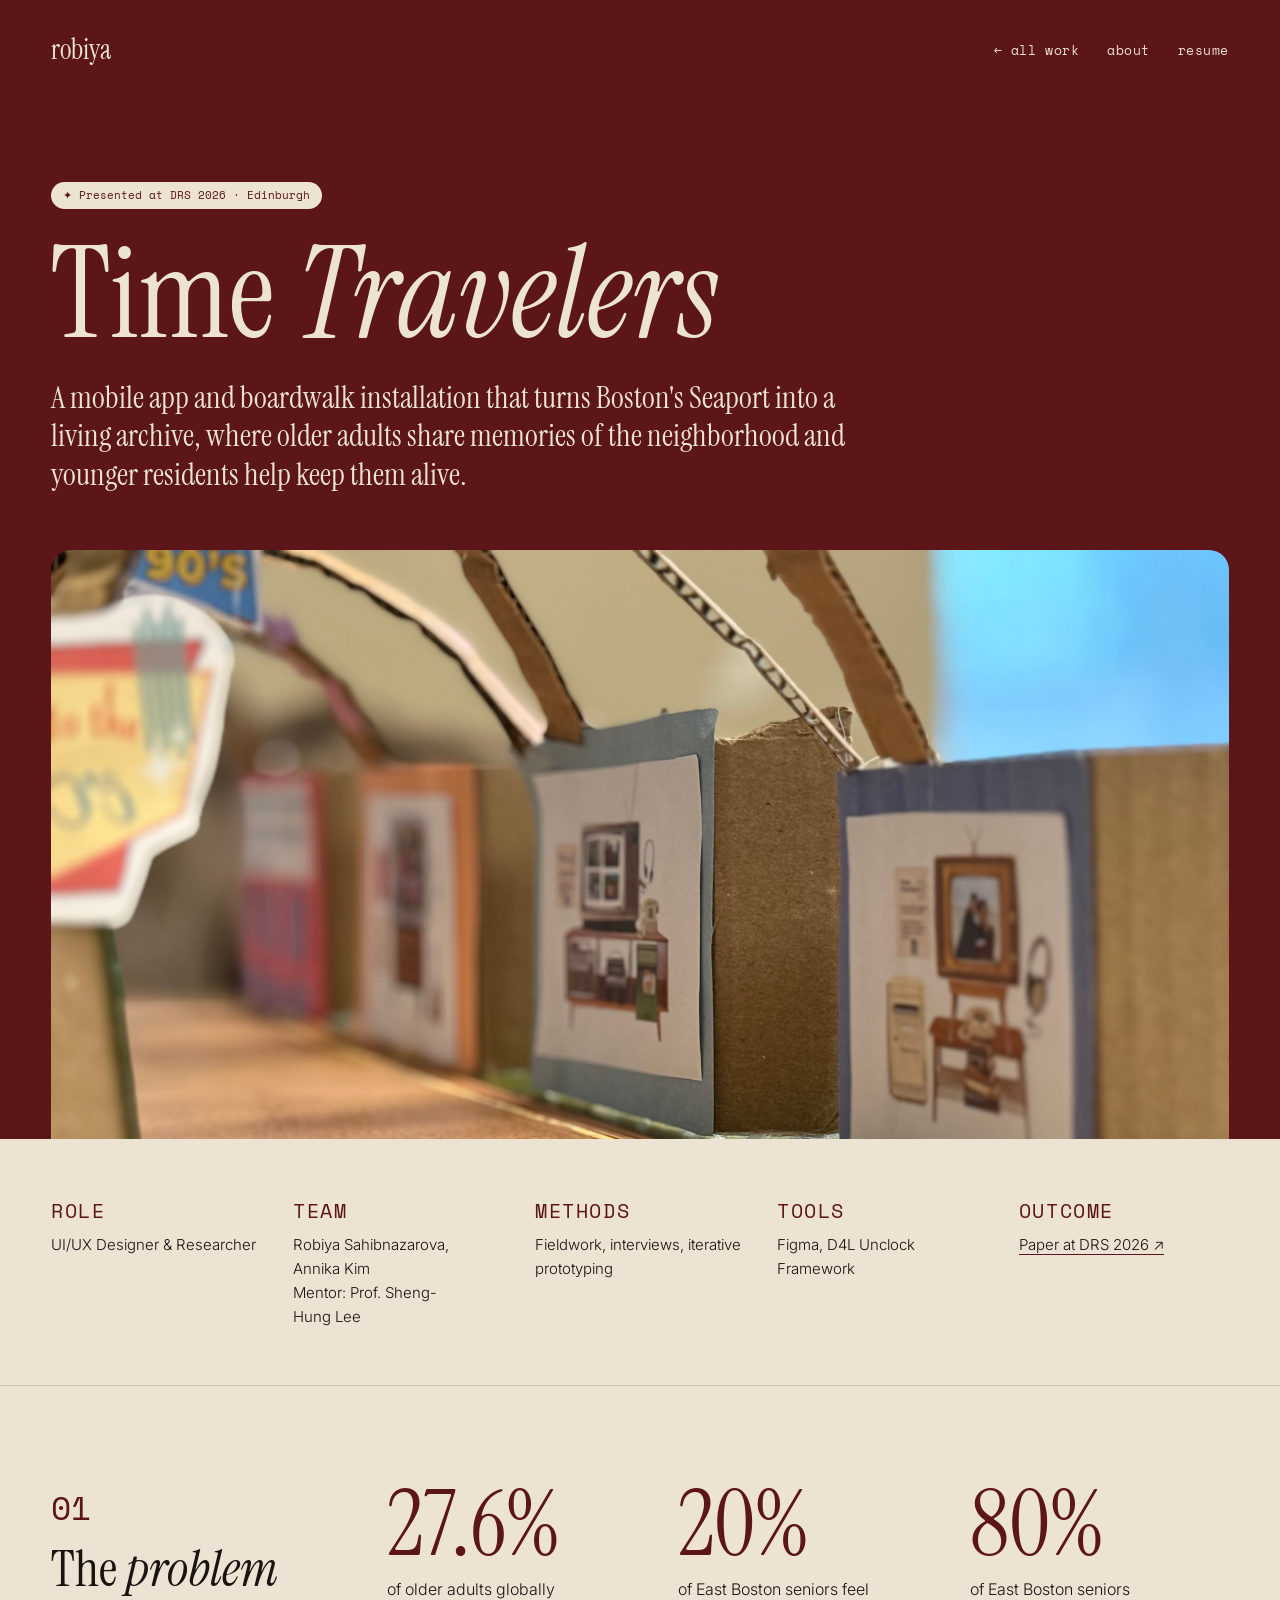
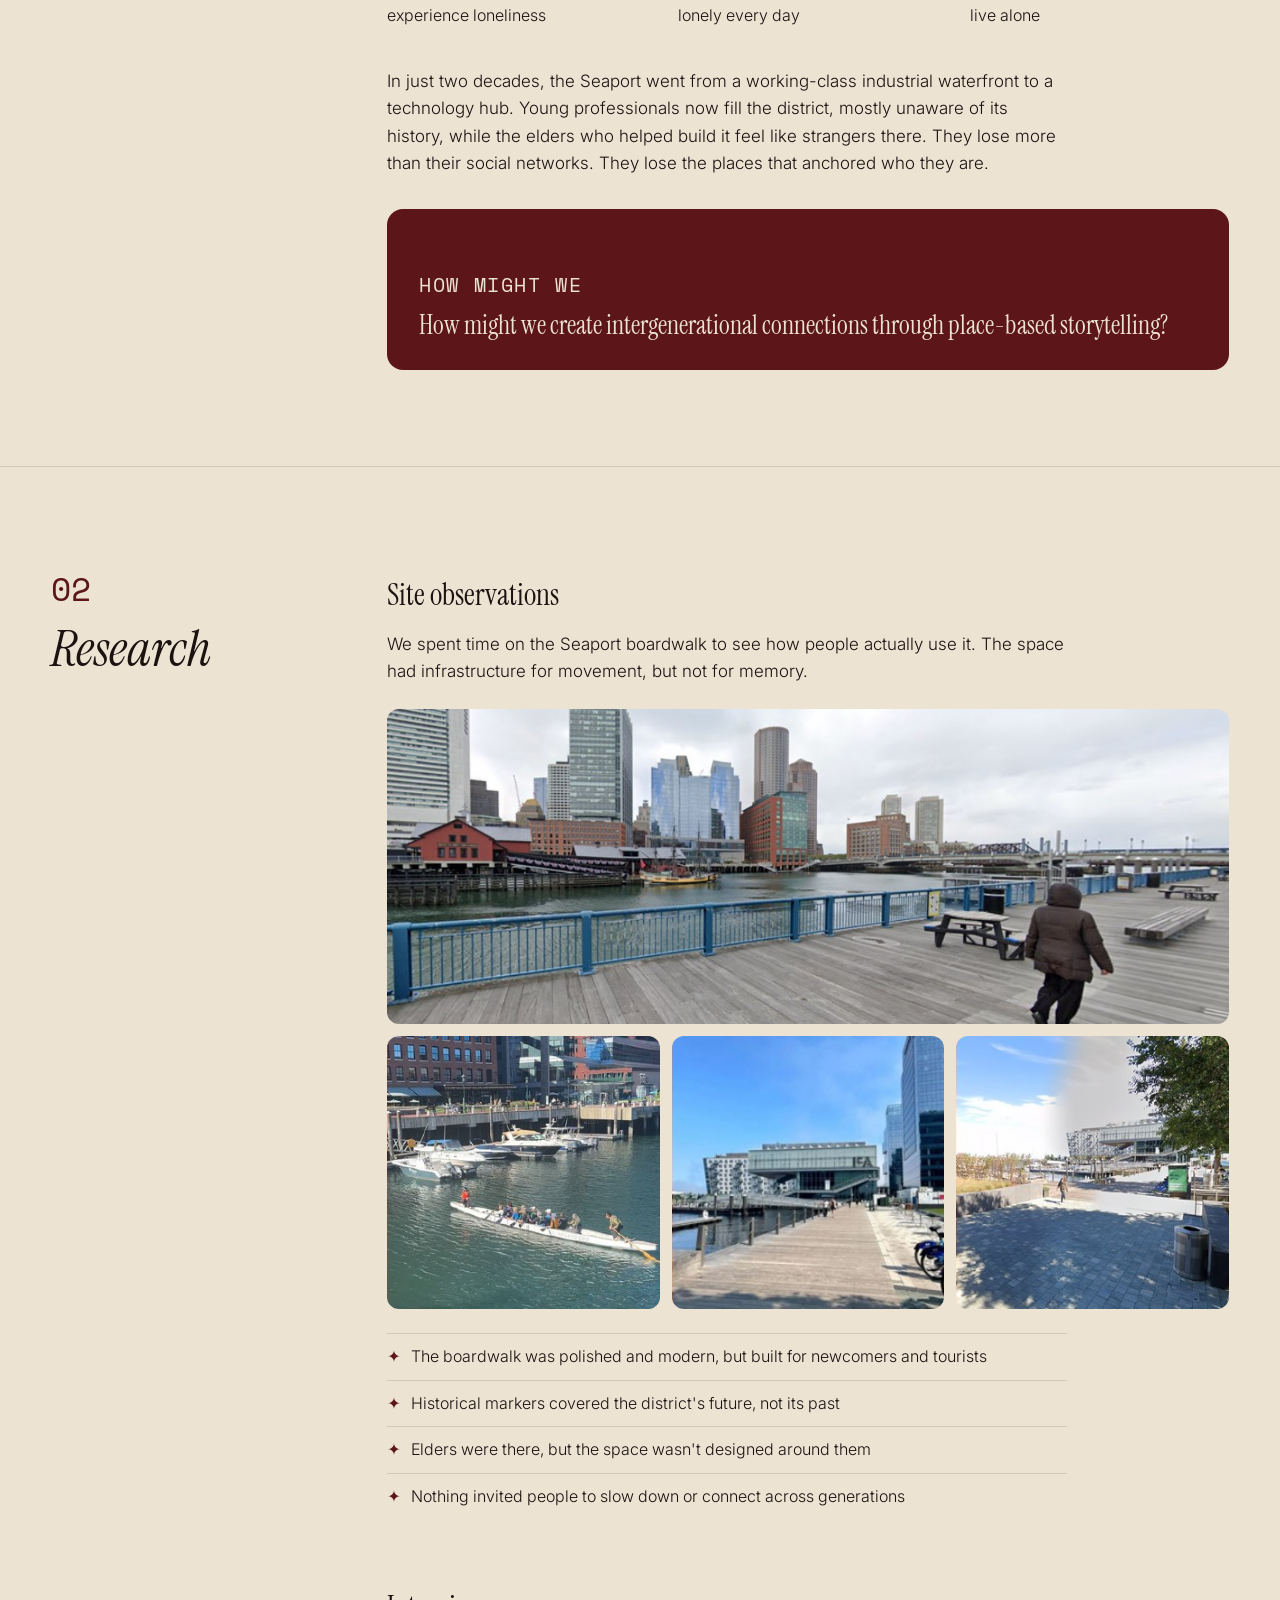
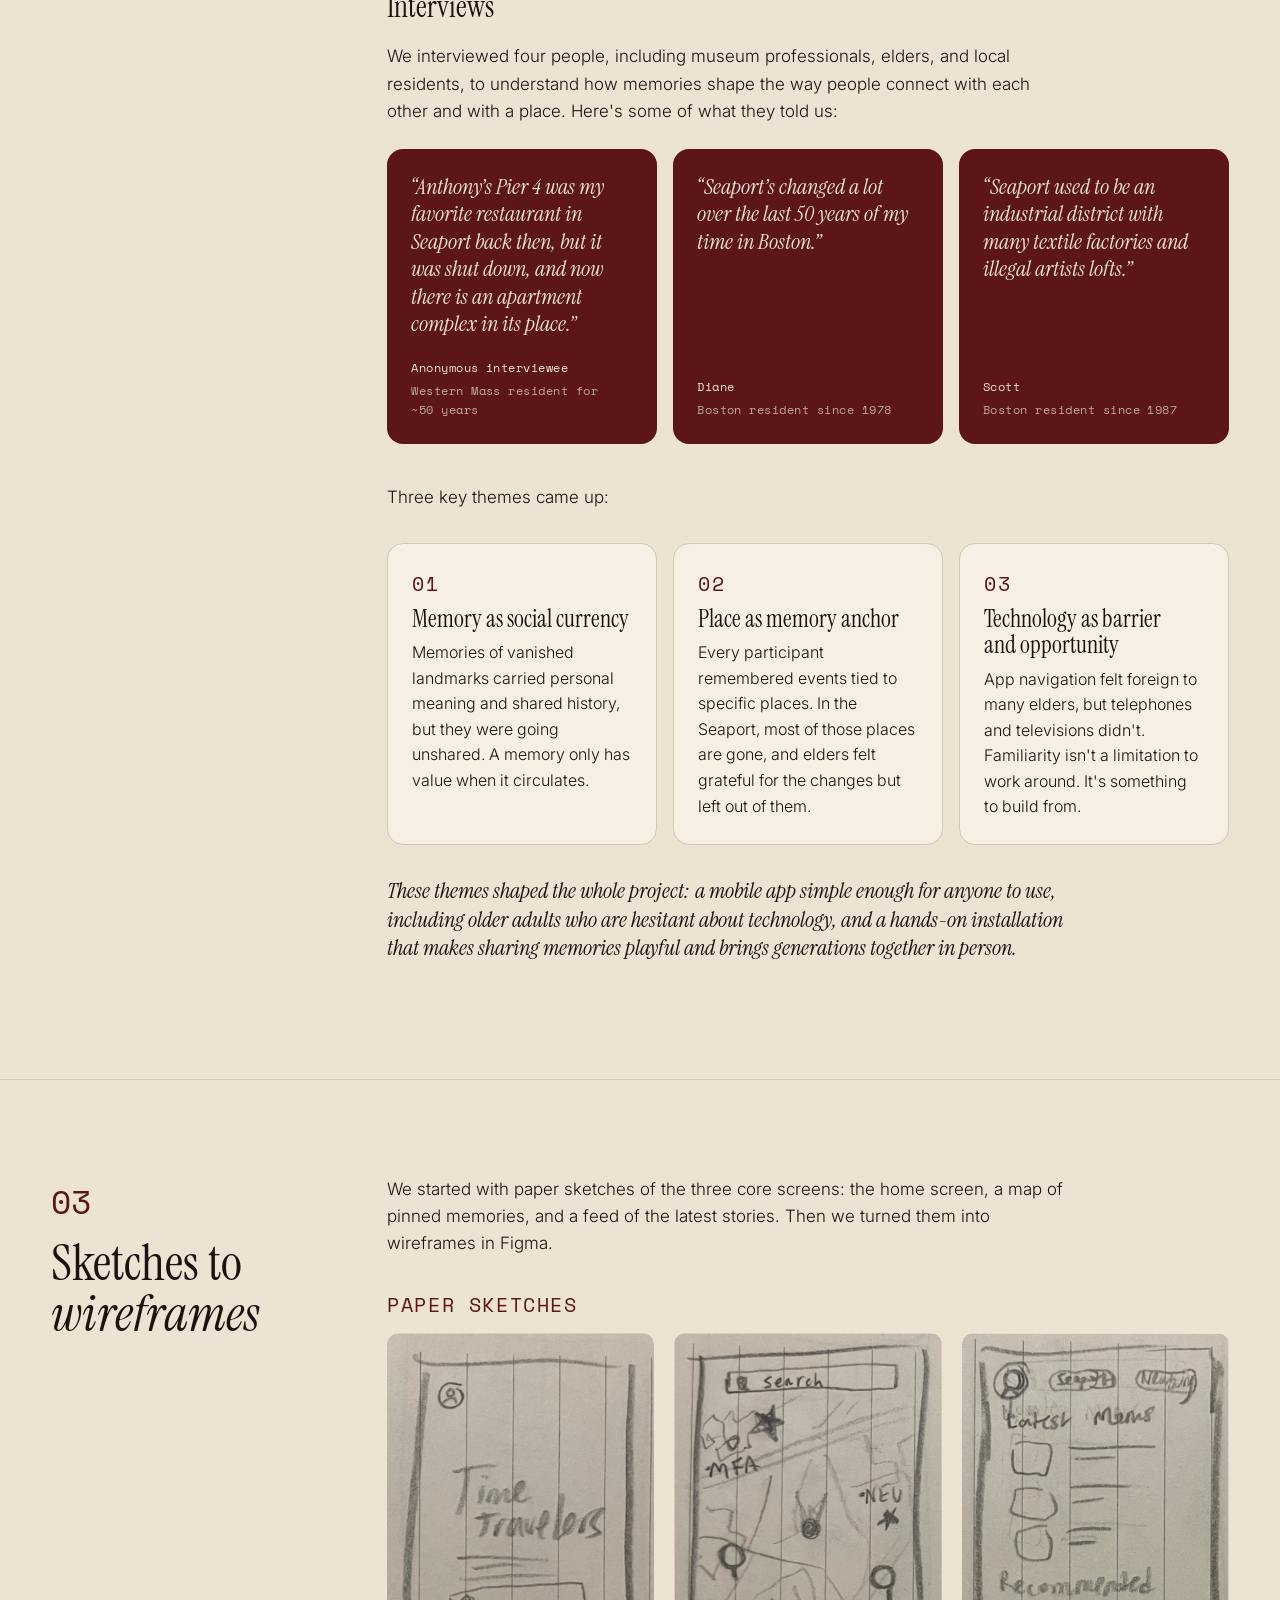
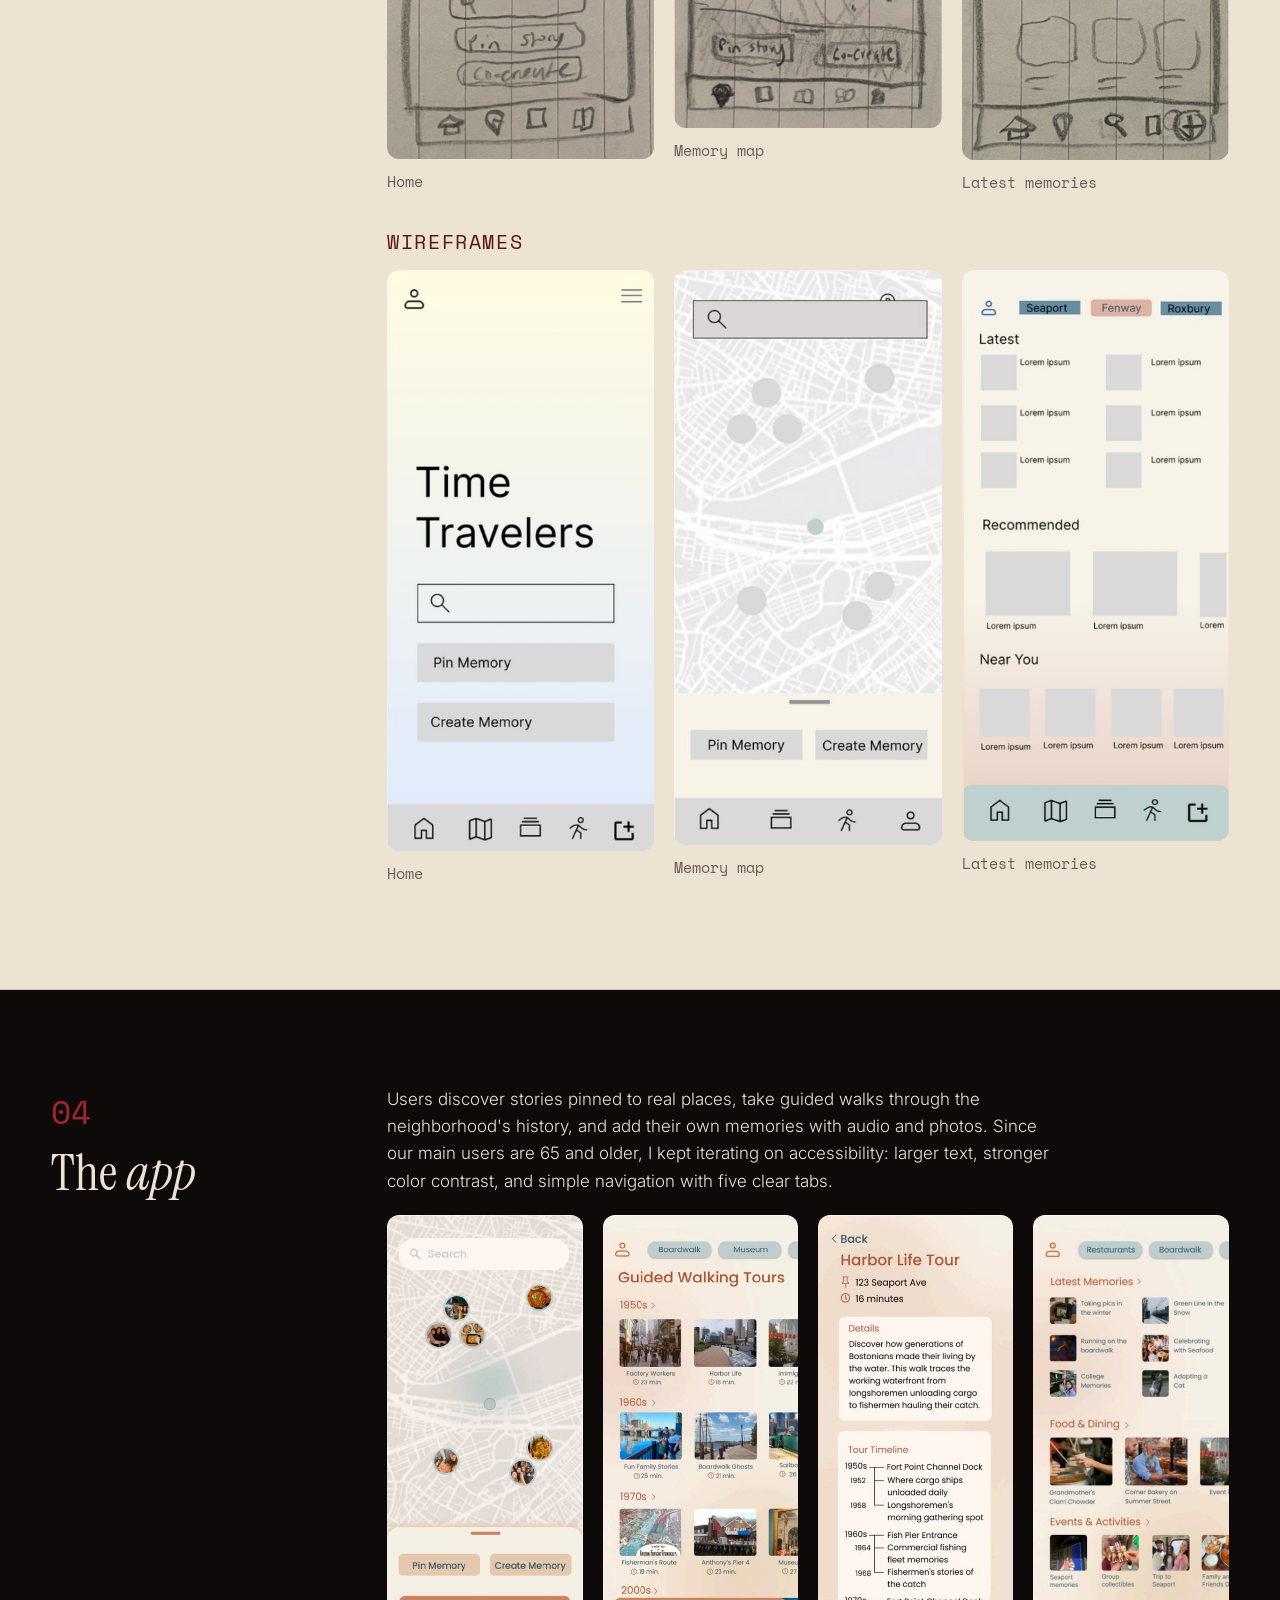
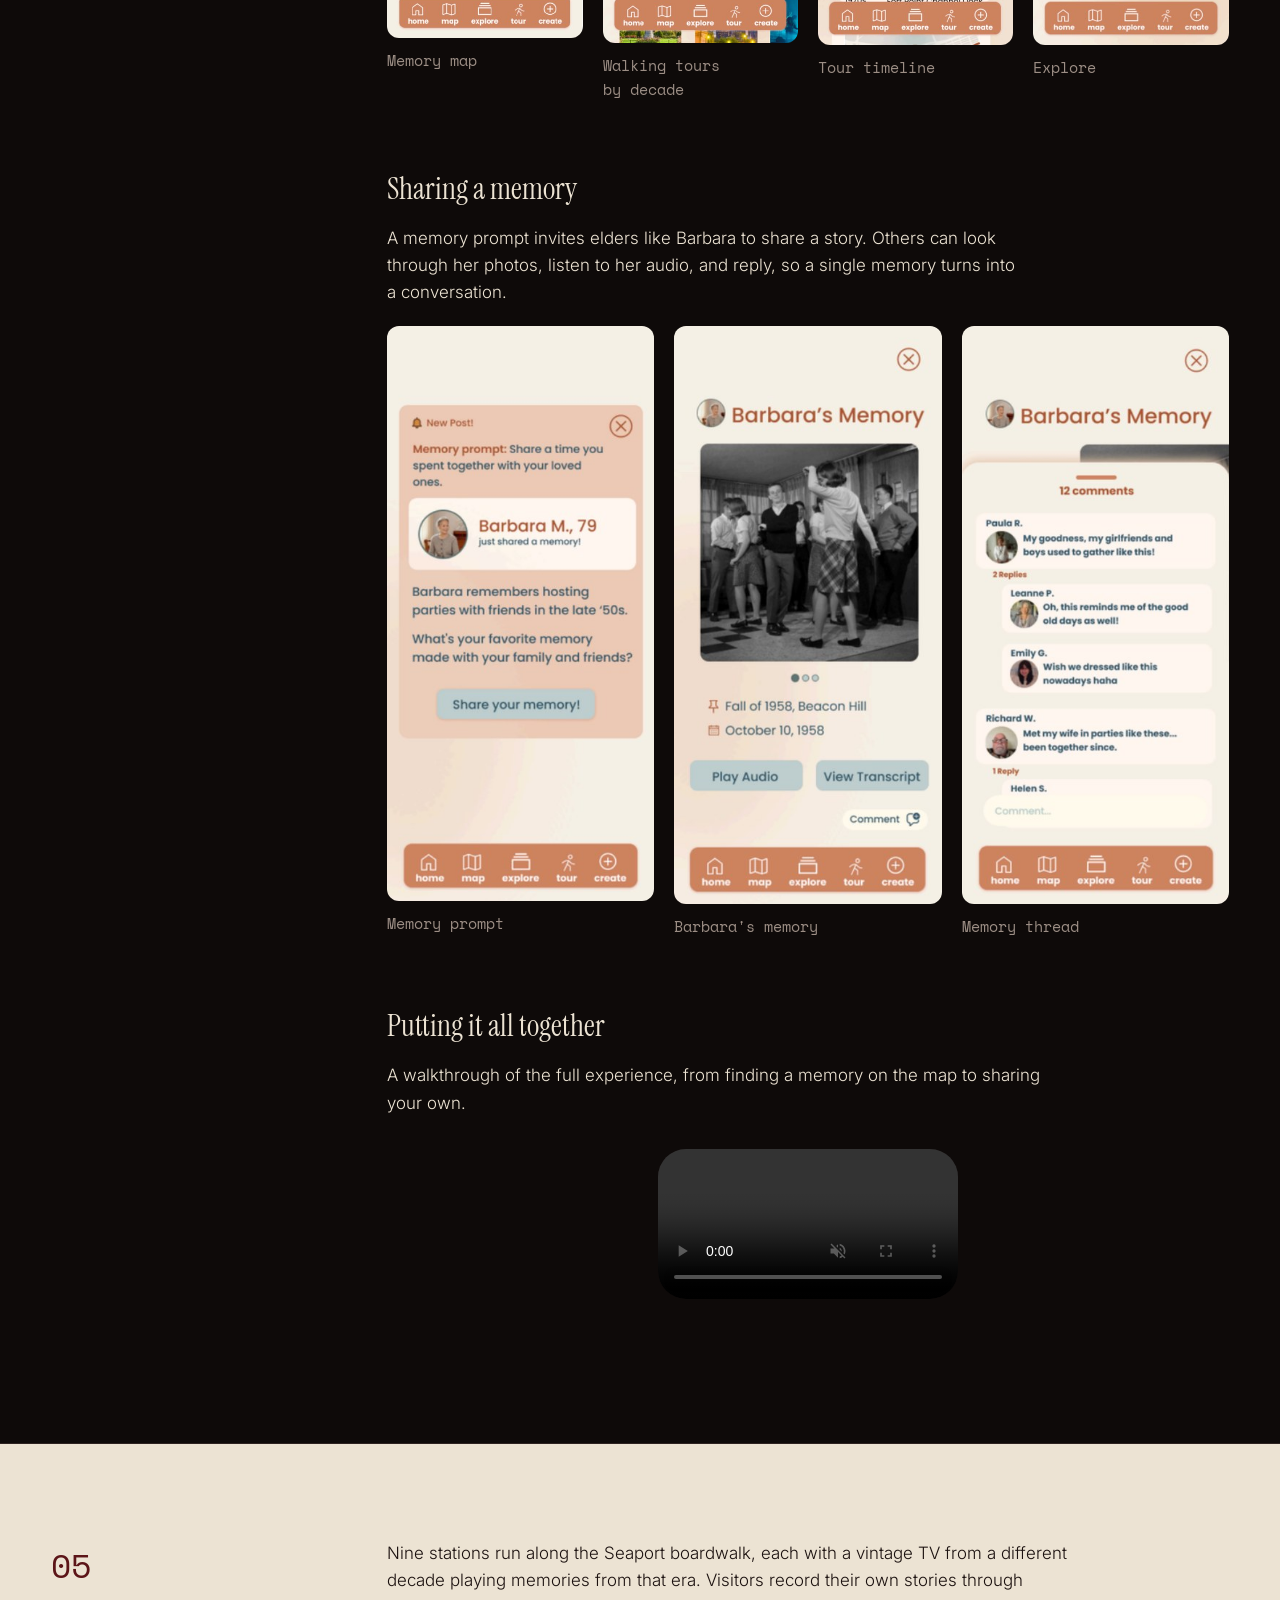
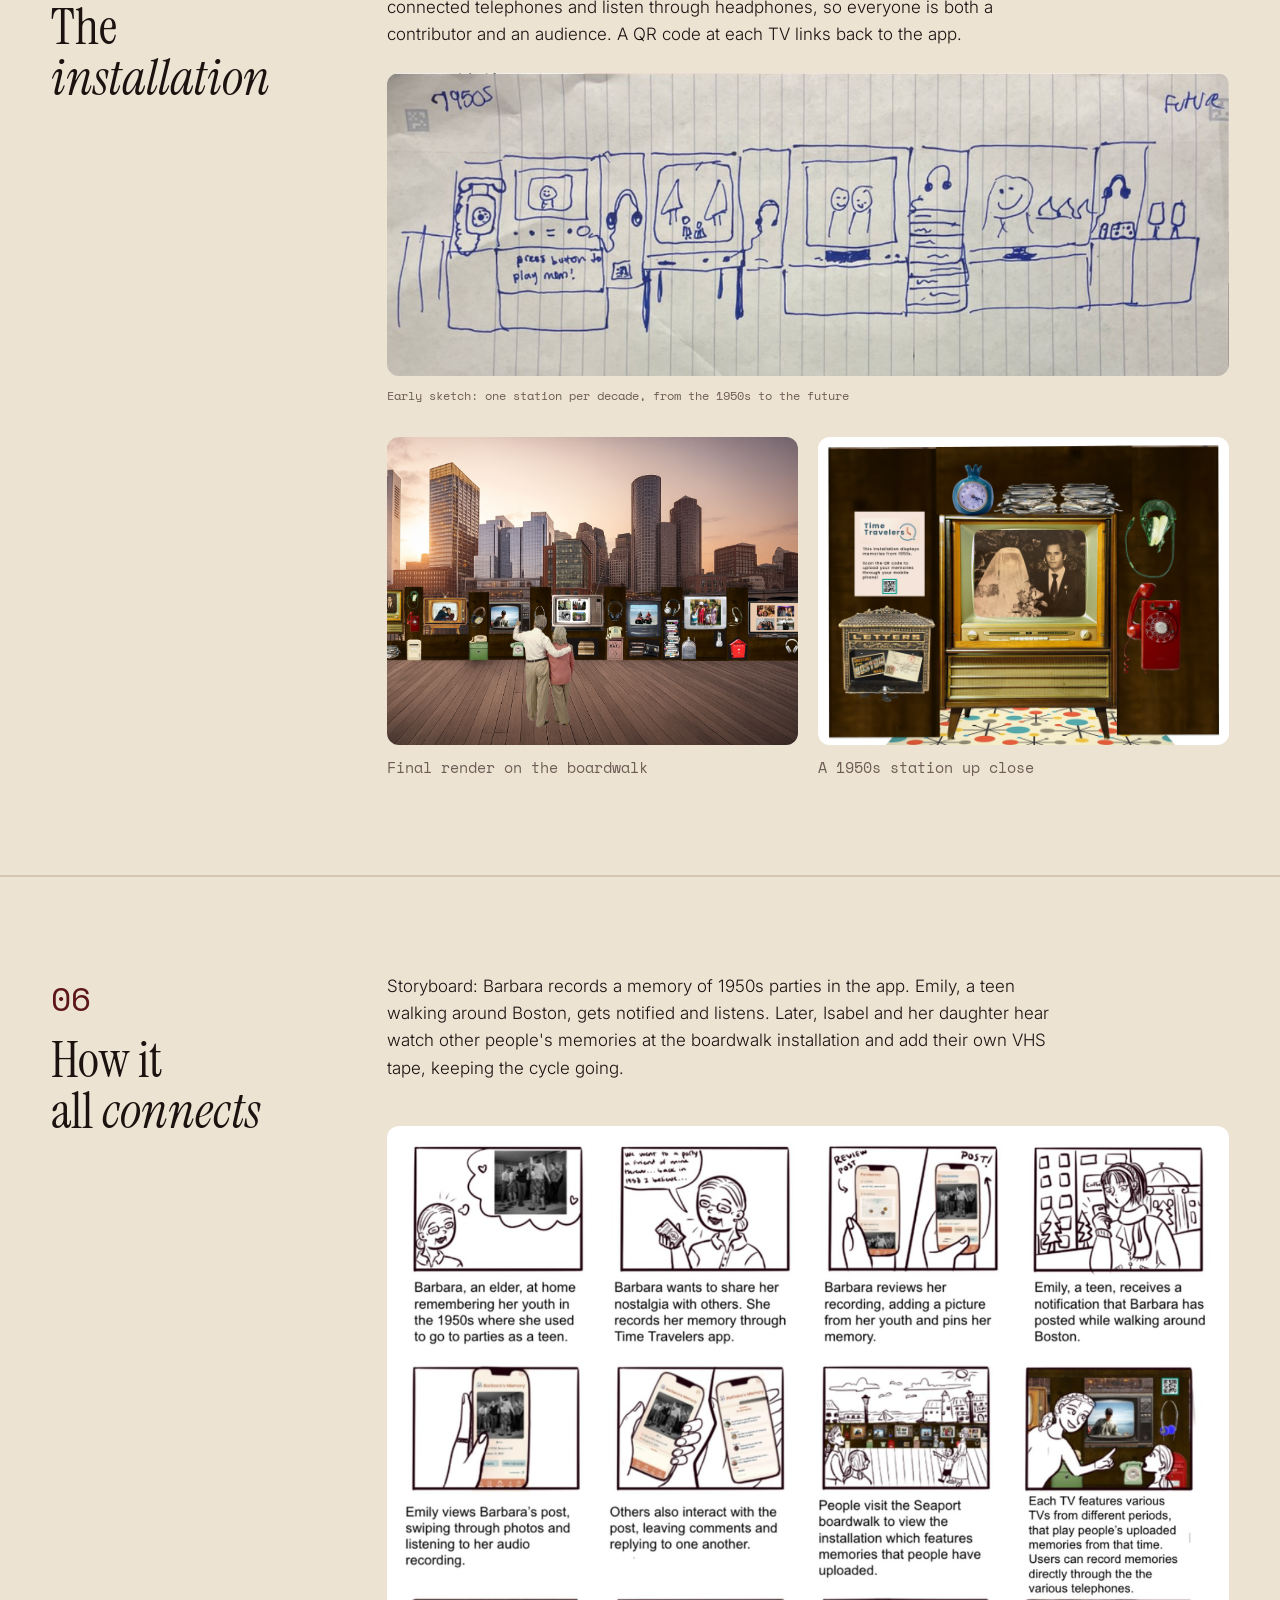
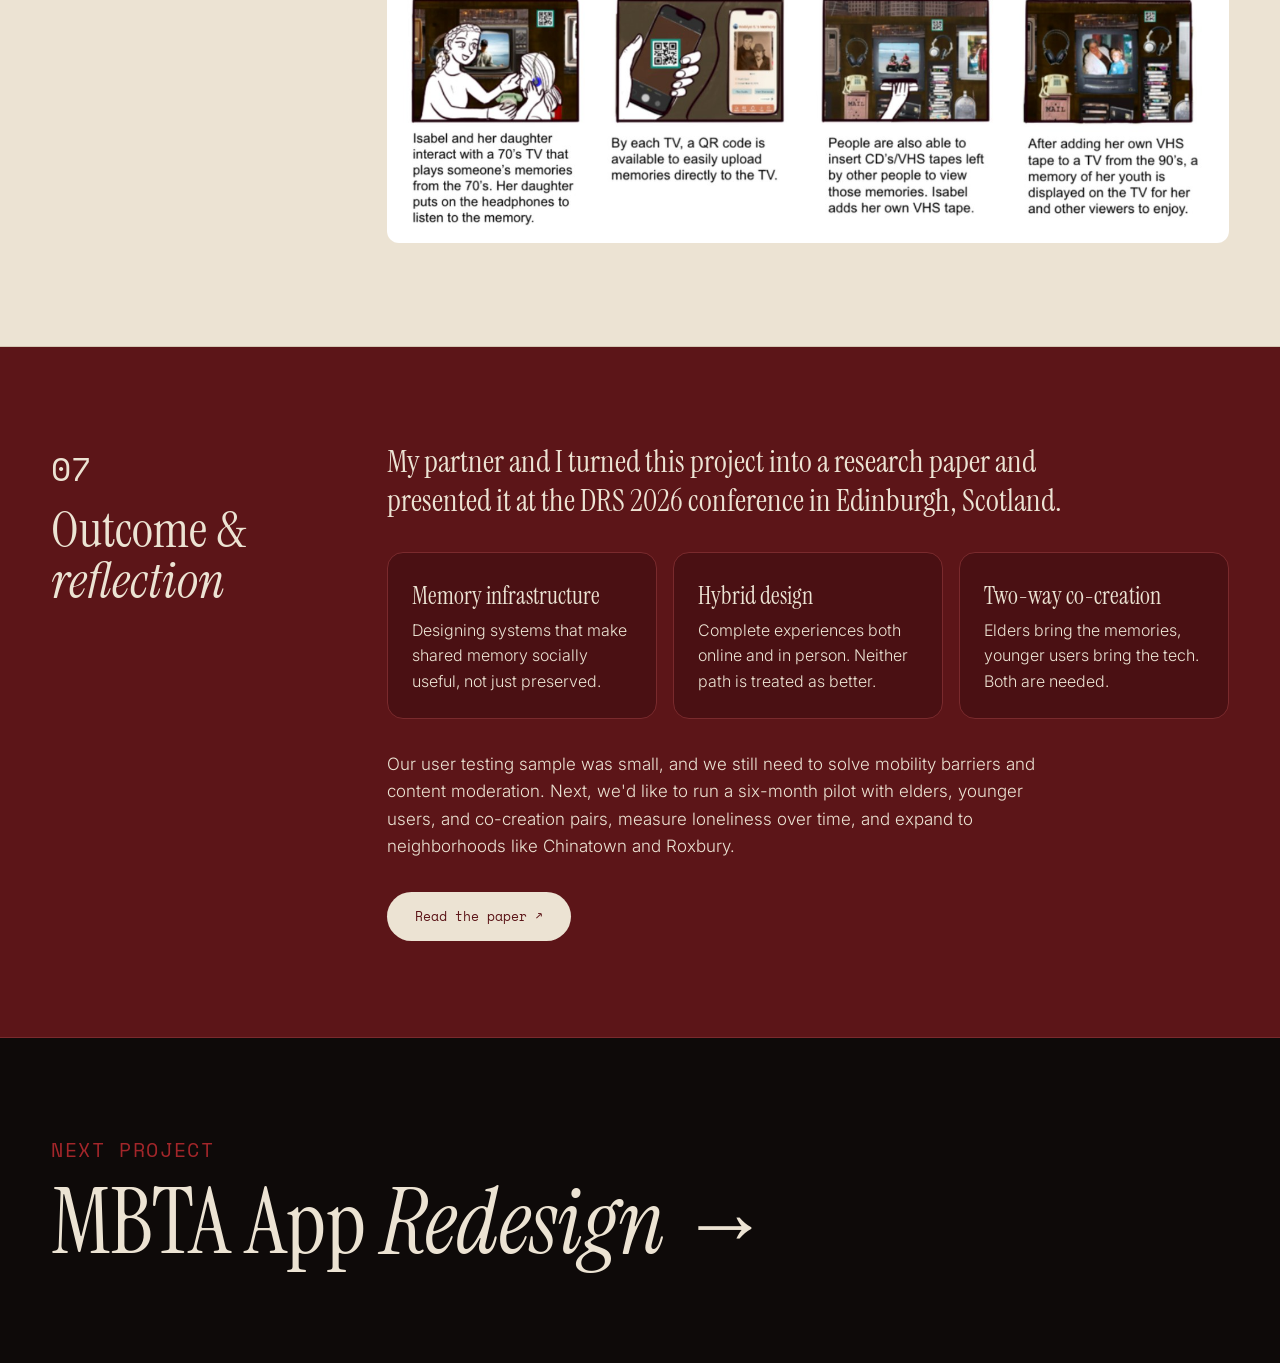
<file: projects/time-travelers.html>
<!DOCTYPE html>
<html lang="en">
<head>
  <meta charset="UTF-8" />
  <meta name="viewport" content="width=device-width, initial-scale=1.0" />
  <title>Time Travelers · Robiya Sahibnazarova</title>
  <meta name="description" content="Time Travelers: an intergenerational storytelling app and installation for Boston's Seaport. Presented at DRS 2026 in Edinburgh." />

  <link rel="preconnect" href="https://fonts.googleapis.com" />
  <link rel="preconnect" href="https://fonts.gstatic.com" crossorigin />
  <link href="https://fonts.googleapis.com/css2?family=Instrument+Serif:ital@0;1&family=Inter:wght@300;400;500&family=Space+Mono&display=swap" rel="stylesheet" />

  <link rel="stylesheet" href="../style.css" />
  <link rel="stylesheet" href="../case-study.css" />
</head>
<body>

  <!-- ============ TOP ============ -->
  <header class="cs-hero theme-wine">
    <nav class="nav">
      <a href="../index.html" class="logo">robiya</a>
      <ul class="nav-links">
        <li><a href="../index.html#work">← all work</a></li>
        <li><a href="../index.html#about">about</a></li>
        <li><a href="../assets/resume.pdf" target="_blank">resume</a></li>
      </ul>
    </nav>

    <div class="cs-hero-content">
      <span class="badge">✦ Presented at DRS 2026 · Edinburgh</span>
      <h1 class="cs-title">Time <em>Travelers</em></h1>
      <p class="cs-subtitle">
        A mobile app and boardwalk installation that turns Boston's Seaport into a living archive,
        where older adults share memories of the neighborhood and younger residents help keep them alive.
      </p>
    </div>

    <div class="cs-cover"><img src="../assets/time-travelers/cover1.jpeg" alt="Render of the Time Travelers installation on the Seaport boardwalk, with vintage TVs from different decades" /></div>
  </header>

  <main class="theme-cream">

    <!-- ============ QUICK FACTS ============ -->
    <section class="cs-facts">
      <div><span class="cs-label">Role</span><p>UI/UX Designer &amp; Researcher</p></div>
      <div><span class="cs-label">Team</span><p>Robiya Sahibnazarova, Annika Kim<br />Mentor: Prof. Sheng-Hung Lee</p></div>
      <div><span class="cs-label">Methods</span><p>Fieldwork, interviews, iterative prototyping</p></div>
      <div><span class="cs-label">Tools</span><p>Figma, D4L Unclock Framework</p></div>
      <div><span class="cs-label">Outcome</span><p><a href="https://doi.org/10.21606/drs.2026.1537" target="_blank">Paper at DRS 2026 ↗</a></p></div>
    </section>

    <!-- ============ 01 PROBLEM ============ -->
    <section class="cs-section">
      <div class="cs-side">
        <span class="cs-num">01</span>
        <h2>The <em>problem</em></h2>
      </div>
      <div class="cs-body">
        <div class="cs-stats">
          <div><span class="cs-stat">27.6%</span><p>of older adults globally experience loneliness</p></div>
          <div><span class="cs-stat">20%</span><p>of East Boston seniors feel lonely every day</p></div>
          <div><span class="cs-stat">80%</span><p>of East Boston seniors live alone</p></div>
        </div>
        <p>
          In just two decades, the Seaport went from a working-class industrial waterfront to a
          technology hub. Young professionals now fill the district, mostly unaware of its history,
          while the elders who helped build it feel like strangers there. They lose more than their
          social networks. They lose the places that anchored who they are.
        </p>
        <div class="cs-callout">
          <span class="cs-label">How might we</span>
          <p>How might we create intergenerational connections through place-based storytelling?</p>
        </div>
      </div>
    </section>

    <!-- ============ 02 RESEARCH ============ -->
    <section class="cs-section">
      <div class="cs-side">
        <span class="cs-num">02</span>
        <h2><em>Research</em></h2>
      </div>
      <div class="cs-body">
        <h3 class="cs-h3">Site observations</h3>
        <p>
          We spent time on the Seaport boardwalk to see how people actually use it.
          The space had infrastructure for movement, but not for memory.
        </p>
        <div class="cs-photos">
          <img class="cs-photo-wide" src="../assets/time-travelers/site-boardwalk.jpg" alt="The Seaport boardwalk with the Boston skyline" />
          <img src="../assets/time-travelers/site-1.jpg" alt="Boats and a rowing team in the Seaport harbor" />
          <img src="../assets/time-travelers/site-2.jpg" alt="The boardwalk near the ICA" />
          <img src="../assets/time-travelers/site-3.jpg" alt="A plaza along the Seaport waterfront" />
        </div>
        <ul class="cs-list">
          <li>The boardwalk was polished and modern, but built for newcomers and tourists</li>
          <li>Historical markers covered the district's future, not its past</li>
          <li>Elders were there, but the space wasn't designed around them</li>
          <li>Nothing invited people to slow down or connect across generations</li>
        </ul>

        <h3 class="cs-h3">Interviews</h3>
        <p>
          We interviewed four people, including museum professionals, elders, and local residents,
          to understand how memories shape the way people connect with each other and with a place.
          Here's some of what they told us:
        </p>

        <!-- Real quotes from the interviews -->
        <div class="cs-quotes">
          <blockquote>
            <p>“Anthony’s Pier 4 was my favorite restaurant in Seaport back then, but it was shut down, and now there is an apartment complex in its place.”</p>
            <cite>Anonymous interviewee<span>Western Mass resident for ~50 years</span></cite>
          </blockquote>
          <blockquote>
            <p>“Seaport’s changed a lot over the last 50 years of my time in Boston.”</p>
            <cite>Diane<span>Boston resident since 1978</span></cite>
          </blockquote>
          <blockquote>
            <p>“Seaport used to be an industrial district with many textile factories and illegal artists lofts.”</p>
            <cite>Scott<span>Boston resident since 1987</span></cite>
          </blockquote>
        </div>

        <p>Three key themes came up:</p>
        <div class="cs-cards">
          <div class="cs-card">
            <span class="cs-label">01</span>
            <h4>Memory as social currency</h4>
            <p>Memories of vanished landmarks carried personal meaning and shared history, but they were going unshared. A memory only has value when it circulates.</p>
          </div>
          <div class="cs-card">
            <span class="cs-label">02</span>
            <h4>Place as memory anchor</h4>
            <p>Every participant remembered events tied to specific places. In the Seaport, most of those places are gone, and elders felt grateful for the changes but left out of them.</p>
          </div>
          <div class="cs-card">
            <span class="cs-label">03</span>
            <h4>Technology as barrier and opportunity</h4>
            <p>App navigation felt foreign to many elders, but telephones and televisions didn't. Familiarity isn't a limitation to work around. It's something to build from.</p>
          </div>
        </div>
        <p class="cs-note">
          These themes shaped the whole project: a mobile app simple enough for anyone to use, including older adults who are hesitant about technology, and a hands-on 
          installation that makes sharing memories playful and brings generations together in person.
        </p>
      </div>
    </section>

    <!-- ============ 03 SKETCHES + WIREFRAMES ============ -->
    <section class="cs-section">
      <div class="cs-side">
        <span class="cs-num">03</span>
        <h2>Sketches to <em>wireframes</em></h2>
      </div>
      <div class="cs-body">
        <p>
          We started with paper sketches of the three core screens: the home screen, a map of pinned
          memories, and a feed of the latest stories. Then we turned them into wireframes in Figma.
        </p>
        <span class="cs-label">Paper sketches</span>
        <div class="cs-grid cs-grid-3 cs-auto cs-tight">
          <figure><div class="cs-img"><img src="../assets/time-travelers/sketch-1.jpg" alt="Sketch of the home screen" /></div><figcaption>Home</figcaption></figure>
          <figure><div class="cs-img"><img src="../assets/time-travelers/sketch-2.jpg" alt="Sketch of the memory map" /></div><figcaption>Memory map</figcaption></figure>
          <figure><div class="cs-img"><img src="../assets/time-travelers/sketch-3.jpg" alt="Sketch of the latest memories feed" /></div><figcaption>Latest memories</figcaption></figure>
        </div>
        <span class="cs-label">Wireframes</span>
        <div class="cs-grid cs-grid-3 cs-auto cs-tight">
          <figure><div class="cs-img"><img src="../assets/time-travelers/wireframe-1.jpg" alt="Wireframe of the home screen" /></div><figcaption>Home</figcaption></figure>
          <figure><div class="cs-img"><img src="../assets/time-travelers/wireframe-2.jpg" alt="Wireframe of the memory map" /></div><figcaption>Memory map</figcaption></figure>
          <figure><div class="cs-img"><img src="../assets/time-travelers/wireframe-3.jpg" alt="Wireframe of the latest memories feed" /></div><figcaption>Latest memories</figcaption></figure>
        </div>
      </div>
    </section>
  </main>

  <!-- ============ 04 THE APP (dark so the screens pop) ============ -->
  <section class="cs-section cs-final theme-black">
    <div class="cs-side">
      <span class="cs-num">04</span>
      <h2>The <em>app</em></h2>
    </div>
    <div class="cs-body">
      <p>
        Users discover stories pinned to real places, take guided walks through the neighborhood's
        history, and add their own memories with audio and photos. Since our main users are 65 and
        older, I kept iterating on accessibility: larger text, stronger color contrast, and simple
        navigation with five clear tabs.
      </p>
      <div class="cs-grid cs-grid-4 cs-auto cs-tight">
        <figure><div class="cs-img"><img src="../assets/time-travelers/screen-map.jpg" alt="Memory map screen" /></div><figcaption>Memory map</figcaption></figure>
        <figure><div class="cs-img"><img src="../assets/time-travelers/screen-tours.jpg" alt="Guided walking tours by decade" /></div><figcaption>Walking tours by decade</figcaption></figure>
        <figure><div class="cs-img"><img src="../assets/time-travelers/screen-tour-detail.jpg" alt="Harbor Life Tour details with a timeline" /></div><figcaption>Tour timeline</figcaption></figure>
        <figure><div class="cs-img"><img src="../assets/time-travelers/screen-explore.jpg" alt="Explore screen with latest memories" /></div><figcaption>Explore</figcaption></figure>
      </div>
      <h3 class="cs-h3">Sharing a memory</h3>
      <p>
        A memory prompt invites elders like Barbara to share a story. Others can look through her
        photos, listen to her audio, and reply, so a single memory turns into a conversation.
      </p>
      <div class="cs-grid cs-grid-3 cs-auto cs-tight">
        <figure><div class="cs-img"><img src="../assets/time-travelers/screen-prompt.jpg" alt="Memory prompt notification" /></div><figcaption>Memory prompt</figcaption></figure>
        <figure><div class="cs-img"><img src="../assets/time-travelers/screen-memory.jpg" alt="Barbara's memory with a photo and audio" /></div><figcaption>Barbara's memory</figcaption></figure>
        <figure><div class="cs-img"><img src="../assets/time-travelers/screen-comments.jpg" alt="Comments on Barbara's memory" /></div><figcaption>Memory thread</figcaption></figure>
      </div>
      <h3 class="cs-h3">Putting it all together</h3>
      <p>A walkthrough of the full experience, from finding a memory on the map to sharing your own.</p>
      <div class="cs-video">
        <video src="../assets/time-travelers/TimeTravelersDemo.mov" autoplay muted loop playsinline controls></video>
      </div>
    </div>
  </section>

  <!-- ============ 05 THE INSTALLATION ============ -->
  <section class="cs-section theme-cream">
    <div class="cs-side">
      <span class="cs-num">05</span>
      <h2>The <em>installation</em></h2>
    </div>
    <div class="cs-body">
      <p>
        Nine stations run along the Seaport boardwalk, each with a vintage TV from a different decade
        playing memories from that era. Visitors record their own stories through connected
        telephones and listen through headphones, so everyone is both a contributor and an audience.
        A QR code at each TV links back to the app.
      </p>
      <figure class="cs-figure-wide"><img src="../assets/time-travelers/install-sketch-stations.jpg" alt="Sketch of installation stations from the 1950s to the future" /><figcaption>Early sketch: one station per decade, from the 1950s to the future</figcaption></figure>
      <div class="cs-grid cs-grid-2">
        <figure><div class="cs-img"><img src="../assets/physical-installation.png" alt="Render of the installation on the boardwalk" /></div><figcaption>Final render on the boardwalk</figcaption></figure>
        <figure><div class="cs-img cs-contain cs-white"><img src="../assets/time-travelers/50sbooth.png" alt="Close-up of one station with a TV, telephone, headphones, and QR code" /></div><figcaption>A 1950s station up close</figcaption></figure>
      </div>
    </div>
  </section>

  <!-- ============ 06 STORYBOARD ============ -->
  <section class="cs-section theme-cream cs-border-top">
    <div class="cs-side">
      <span class="cs-num">06</span>
      <h2>How it all <em>connects</em></h2>
    </div>
    <div class="cs-body">
      <p>
        Storyboard: Barbara records a memory of 1950s parties in the app. Emily, a teen walking around Boston,
        gets notified and listens. Later, Isabel and her daughter hear watch other people's memories at the boardwalk
        installation and add their own VHS tape, keeping the cycle going.
      </p>
      <img class="cs-storyboard" src="../assets/time-travelers/storyboard.jpg" alt="12-panel storyboard following Barbara, Emily, and Isabel through the app and installation" />
    </div>
  </section>

  <!-- ============ 07 OUTCOME ============ -->
  <section class="cs-section theme-wine">
    <div class="cs-side">
      <span class="cs-num">07</span>
      <h2>Outcome &amp; <em>reflection</em></h2>
    </div>
    <div class="cs-body">
      <p class="cs-lead">
        My partner and I turned this project into a research paper and presented it at the
        DRS 2026 conference in Edinburgh, Scotland.
      </p>
      <div class="cs-cards">
        <div class="cs-card">
          <h4>Memory infrastructure</h4>
          <p>Designing systems that make shared memory socially useful, not just preserved.</p>
        </div>
        <div class="cs-card">
          <h4>Hybrid design</h4>
          <p>Complete experiences both online and in person. Neither path is treated as better.</p>
        </div>
        <div class="cs-card">
          <h4>Two-way co-creation</h4>
          <p>Elders bring the memories, younger users bring the tech. Both are needed.</p>
        </div>
      </div>
      <p>
        Our user testing sample was small, and we still need to solve mobility barriers and content
        moderation. Next, we'd like to run a six-month pilot with elders, younger users, and
        co-creation pairs, measure loneliness over time, and expand to neighborhoods like
        Chinatown and Roxbury.
      </p>
      <a class="cs-button" href="https://doi.org/10.21606/drs.2026.1537" target="_blank">Read the paper ↗</a>
    </div>
  </section>

  <!-- ============ NEXT PROJECT ============ -->
  <a class="cs-next theme-black" href="mbta-redesign.html">
    <span class="cs-label">Next project</span>
    <span class="cs-next-title">MBTA App <em>Redesign</em> →</span>
  </a>

</body>
</html>
</file>
<file: style.css>
/* =========================================================
   COLORS & FONTS
   website color palette
   ========================================================= */
:root {
  --wine: #5c1518;        /* deep wine red */
  --red: #a3262a;         /* brighter red for small accents */
  --cream: #ece3d3;       /* warm cream */
  --black: #0e0a09;       /* warm black */

  --display: "Instrument Serif", Georgia, serif;   /* name + headings */
  --serif: "Instrument Serif", Georgia, serif;
  --sans: "Inter", system-ui, sans-serif;
  --mono: "Space Mono", ui-monospace, monospace;

  --pad: clamp(20px, 4vw, 56px);
}

/* =========================================================
   SECTION COLOR THEMES
   ========================================================= */
.theme-wine {
  --bg: var(--wine);
  --bg-raised: #4a1013;
  --text: var(--cream);
  --muted: #d6b9ad;
  --line: #7a2a2d;
  --accent: var(--cream);
}
.theme-cream {
  --bg: var(--cream);
  --bg-raised: #f5efe4;
  --text: #1c1210;
  --muted: #6e5d55;
  --line: #d4c7b3;
  --accent: var(--wine);
}
.theme-black {
  --bg: var(--black);
  --bg-raised: #1a1312;
  --text: var(--cream);
  --muted: #9c8e85;
  --line: #2e2321;
  --accent: var(--red);
}

* { box-sizing: border-box; margin: 0; padding: 0; }
html { scroll-behavior: smooth; }

body {
  background: var(--black);
  font-family: var(--sans);
  font-weight: 300;
  line-height: 1.6;
  -webkit-font-smoothing: antialiased;
}

/* every themed block paints its own solid background */
.theme-wine, .theme-cream, .theme-black {
  background: var(--bg);
  color: var(--text);
}

a { color: inherit; text-decoration: none; }
ul { list-style: none; }

/* =========================================================
   HERO
   ========================================================= */
.hero {
  position: relative;
  min-height: 100vh;
  display: flex;
  flex-direction: column;
  overflow: hidden;
}

/* pahtagul pattern */
.hero-pattern {
  position: absolute;
  inset: 0;
  background: url("assets/pattern.jpg") center / cover no-repeat;
  mix-blend-mode: multiply;
  opacity: 0.4;
}

.nav {
  position: relative;
  z-index: 2;
  display: flex;
  justify-content: space-between;
  align-items: center;
  padding: 28px var(--pad);
  font-family: var(--mono);
  font-size: 13px;
  letter-spacing: 0.04em;
}

.logo {
  font-family: var(--serif);
  font-size: 28px;
  letter-spacing: 0;
}

.clocks { display: flex; gap: 14px; color: var(--muted); }
.clock-dot { color: var(--accent); }

.nav-links { display: flex; gap: 28px; }
.nav-links a { transition: opacity 0.2s; }
.nav-links a:hover { opacity: 0.6; }

.hero-content {
  position: relative;
  z-index: 2;
  margin-top: auto;
  padding: 0 var(--pad) 12vh;
}

.hero-kicker {
  font-family: var(--mono);
  font-size: 13px;
  color: var(--muted);
  letter-spacing: 0.2em;
  margin-bottom: 20px;
}

.hero-name {
  font-family: var(--serif);
  font-weight: 400;
  font-size: clamp(64px, 12vw, 190px);
  line-height: 0.88;
  letter-spacing: -0.02em;
  color: var(--cream);
}

.hero-tagline {
  font-family: var(--serif);
  font-size: clamp(22px, 2.6vw, 34px);
  margin-top: 28px;
  max-width: 720px;
}

.hero-roles {
  margin-top: 16px;
  color: var(--muted);
  font-size: 15px;
}
.hero-roles a { color: var(--text); border-bottom: 1px solid var(--muted); }
.hero-roles span { margin: 0 10px; }

.scroll-cue {
  position: absolute;
  z-index: 2;
  right: var(--pad);
  bottom: 32px;
  font-family: var(--serif);
  font-style: italic;
  font-size: 18px;
  color: var(--muted);
}

/* =========================================================
   SECTIONS (shared)
   ========================================================= */
.section { padding: 120px var(--pad); }

.section-head {
  display: flex;
  justify-content: space-between;
  align-items: baseline;
  gap: 24px;
  margin-bottom: 56px;
  padding-bottom: 20px;
  border-bottom: 1px solid var(--text);
}
.section-head h2 {
  font-family: var(--serif);
  font-weight: 400;
  font-size: clamp(36px, 5vw, 64px);
}
.section-head p { color: var(--muted); }
.hint { font-family: var(--mono); font-size: 12px; color: var(--accent); margin-left: 12px; }

/* =========================================================
   PROJECTS
   ========================================================= */
.project-list { display: flex; flex-direction: column; gap: 32px; }

.project {
  display: grid;
  grid-template-columns: 1.3fr 1fr;
  gap: 40px;
  padding: 24px;
  background: var(--bg-raised);
  border: 1px solid var(--line);
  border-radius: 20px;
  transition: border-color 0.3s, transform 0.3s;
}
.project:hover { border-color: var(--accent); transform: translateY(-4px); }

.project-thumb {
  aspect-ratio: 16 / 10;
  border-radius: 12px;
  background: var(--line);
  display: grid;
  place-items: center;
  color: var(--muted);
  font-family: var(--mono);
  font-size: 12px;
  overflow: hidden;
}
.project-thumb img { width: 100%; height: 100%; object-fit: cover; }

.project-info { display: flex; flex-direction: column; justify-content: center; }
.project-num { font-family: var(--mono); font-size: 12px; color: var(--accent); }

/* featured project is highlighted with wine red bg */
.project.featured {
  --bg-raised: var(--wine);
  --text: var(--cream);
  --muted: #d6b9ad;
  --line: #7a2a2d;
  --accent: var(--cream);
  color: var(--text);
  border-color: var(--wine);
}
.badge {
  align-self: flex-start;
  margin-top: 10px;
  font-family: var(--mono);
  font-size: 11px;
  padding: 5px 12px;
  border-radius: 999px;
  color: var(--wine);
  background: var(--cream);
}
.project-info h3 {
  font-family: var(--serif);
  font-weight: 400;
  font-size: clamp(32px, 3.5vw, 48px);
  line-height: 1.1;
  margin: 6px 0 4px;
}
.project-meta { color: var(--muted); font-size: 14px; }
.project-desc { margin: 16px 0; }

.tags { display: flex; flex-wrap: wrap; gap: 8px; margin-bottom: 20px; }
.tags li {
  font-family: var(--mono);
  font-size: 11px;
  padding: 4px 12px;
  border: 1px solid var(--muted);
  border-radius: 999px;
  color: var(--muted);
}

.view-more { font-family: var(--mono); font-size: 13px; color: var(--accent); }

/* =========================================================
   DRS PAPER (clickable paper cover)
   ========================================================= */
.publication {
  display: grid;
  grid-template-columns: 220px 1fr;
  gap: 40px;
  align-items: center;
  margin: -8px 0 8px;
  padding: 24px 24px 24px 48px;
  border-left: 2px solid var(--wine);
}

.paper-cover {
  position: relative;
  display: block;
  aspect-ratio: 210 / 297;          /* makes A4 page shape */
  border-radius: 6px;
  overflow: hidden;
  background: #fff;
  box-shadow: 0 10px 30px rgba(28, 18, 16, 0.25);
  transform: rotate(-2deg);
  transition: transform 0.3s, box-shadow 0.3s;
}
.paper-cover:hover {
  transform: rotate(0deg) translateY(-6px);
  box-shadow: 0 16px 40px rgba(92, 21, 24, 0.35);
}
.paper-cover img { width: 100%; height: 100%; object-fit: cover; object-position: top; }

.paper-hover {
  position: absolute;
  inset: auto 0 0 0;
  padding: 10px;
  text-align: center;
  font-family: var(--mono);
  font-size: 12px;
  color: var(--cream);
  background: var(--wine);
  transform: translateY(100%);
  transition: transform 0.3s;
}
.paper-cover:hover .paper-hover { transform: translateY(0); }

.publication-info h3 {
  font-family: var(--serif);
  font-weight: 400;
  font-size: clamp(28px, 3vw, 40px);
  line-height: 1.1;
  margin: 6px 0 4px;
}

/* =========================================================
   PLAY STRIP (horizontal scroll)
   ========================================================= */
.play-strip {
  display: flex;
  gap: 24px;
  overflow-x: auto;
  padding-bottom: 16px;
  cursor: grab;
  scrollbar-width: thin;
  scrollbar-color: var(--line) transparent;
}
.play-strip.dragging { cursor: grabbing; }

.play-item { flex: 0 0 auto; width: 280px; }
.play-img,
.play-item img {
  width: 100%;
  aspect-ratio: 4 / 5;
  object-fit: cover;
  border-radius: 12px;
  background: var(--bg-raised);
  pointer-events: none;
}
.play-item figcaption {
  font-family: var(--mono);
  font-size: 12px;
  color: var(--muted);
  margin-top: 10px;
}

/* =========================================================
   ABOUT
   ========================================================= */
.about {
  display: grid;
  grid-template-columns: 320px 1fr;
  gap: 64px;
  align-items: center;
}
.about-photo {
  aspect-ratio: 4 / 5;
  border-radius: 160px 160px 16px 16px;   /* arch shape */
  background: var(--bg-raised);
  display: grid;
  place-items: center;
  color: var(--muted);
  font-family: var(--mono);
  font-size: 12px;
  overflow: hidden;
}
.about-photo img { width: 100%; height: 100%; object-fit: cover; object-position: center 25%; }

.about-text h2 {
  font-family: var(--serif);
  font-weight: 400;
  font-size: clamp(40px, 5vw, 64px);
  margin-bottom: 20px;
}
.about-text p { max-width: 620px; margin-bottom: 16px; font-size: 17px; }
.looking { font-family: var(--mono); font-size: 14px; color: var(--cream); }

/* =========================================================
   FOOTER
   ========================================================= */
.footer { padding: 120px var(--pad) 40px; }

.footer-big {
  font-family: var(--serif);
  font-weight: 400;
  font-size: clamp(56px, 10vw, 150px);
  line-height: 1;
  color: var(--cream);
}

.footer-links { display: flex; flex-wrap: wrap; gap: 32px; margin: 40px 0 100px; font-size: 18px; }
.footer-links a { border-bottom: 1px solid var(--line); transition: border-color 0.2s, color 0.2s; }
.footer-links a:hover { color: var(--accent); border-color: var(--accent); }

.footer-bottom {
  display: flex;
  justify-content: space-between;
  gap: 16px;
  flex-wrap: wrap;
  font-family: var(--mono);
  font-size: 12px;
  color: var(--muted);
  padding-top: 20px;
  border-top: 1px solid var(--line);
}

/* =========================================================
   PHONE LAYOUT
   ========================================================= */
@media (max-width: 760px) {
  .clocks { display: none; }
  .nav-links { gap: 16px; }
  .project { grid-template-columns: 1fr; gap: 20px; }
  .publication { grid-template-columns: 1fr; padding-left: 24px; }
  .paper-cover { max-width: 200px; }
  .about { grid-template-columns: 1fr; gap: 32px; }
  .about-photo { max-width: 260px; }
  .section { padding: 80px var(--pad); }
  .section-head { flex-direction: column; gap: 8px; }
  .scroll-cue { display: none; }
}

/* =========================================================
   TYPE: big serif headings + italic accents
   wrapping with <em> inside these headings makes it italic serif.
   ========================================================= */
.hero-name,
.hero-tagline,
.section-head h2,
.project-info h3,
.publication-info h3,
.about-text h2,
.footer-big {
  font-family: var(--display);
  font-weight: 400;
  letter-spacing: 0;
}

.hero-name { font-size: clamp(72px, 13.5vw, 210px); line-height: 0.95; letter-spacing: -0.01em; }
.hero-tagline { font-size: clamp(24px, 2.8vw, 38px); line-height: 1.15; max-width: 960px; }
.section-head h2 { font-size: clamp(44px, 6vw, 84px); line-height: 1; }
.project-info h3 { font-size: clamp(34px, 3.6vw, 52px); line-height: 1; }
.publication-info h3 { font-size: clamp(28px, 2.8vw, 40px); line-height: 1.05; }
.about-text h2 { font-size: clamp(48px, 6vw, 84px); line-height: 1; }
.footer-big { font-size: clamp(72px, 13vw, 200px); line-height: 0.9; }

/* italic accent words */
.hero-tagline em,
.section-head h2 em,
.about-text h2 em,
.footer-big em {
  font-family: var(--serif);
  font-style: italic;
  letter-spacing: 0;
}

/* avoid single words on the last line */
p, li, blockquote, figcaption { text-wrap: pretty; }
h1, h2, h3, h4 { text-wrap: balance; }
/* =========================================================
   ART LIGHTBOX (click a piece in the gallery)
   ========================================================= */
.play-item { cursor: pointer; }
.play-item img { transition: transform 0.3s; }
.play-item:hover img,
.play-item:focus-visible img { transform: translateY(-4px); }
.play-item:focus-visible { outline: none; }
.play-item:focus-visible figcaption { color: var(--accent); }

.lightbox {
  position: fixed;
  inset: 0;
  z-index: 1000;
  display: flex;
  align-items: center;
  justify-content: center;
  background: rgba(14, 10, 9, 0.985);
  opacity: 0;
  visibility: hidden;
  transition: opacity 0.25s, visibility 0.25s;
}
.lightbox.open { opacity: 1; visibility: visible; }

.lb-content {
  display: flex;
  align-items: center;
  gap: 56px;
  width: calc(100% - 200px);
  max-width: 1200px;
  max-height: 86vh;
}
.lb-image {
  max-width: 58%;
  max-height: 86vh;
  object-fit: contain;
  border-radius: 8px;
}
.lb-text { flex: 1; max-width: 440px; }
.lb-meta {
  font-family: var(--mono);
  font-size: 12px;
  color: var(--accent);
  margin-bottom: 12px;
}
.lb-title {
  font-family: var(--display);
  font-weight: 400;
  font-size: clamp(36px, 3.6vw, 52px);
  line-height: 1;
  margin-bottom: 24px;
}
.lb-desc { color: var(--muted); font-size: 17px; }
.lb-count {
  font-family: var(--mono);
  font-size: 12px;
  color: var(--muted);
  margin-top: 28px;
}

.lb-btn {
  position: absolute;
  background: none;
  border: none;
  color: var(--cream);
  font-family: var(--mono);
  font-size: 26px;
  padding: 12px 16px;
  cursor: pointer;
  opacity: 0.6;
  transition: opacity 0.2s, color 0.2s;
}
.lb-btn:hover,
.lb-btn:focus-visible { opacity: 1; color: var(--accent); }
.lb-close { top: 20px; right: 24px; font-size: 34px; }
.lb-prev { left: 24px; top: 50%; transform: translateY(-50%); }
.lb-next { right: 24px; top: 50%; transform: translateY(-50%); }

@media (max-width: 760px) {
  .lightbox { align-items: flex-start; overflow-y: auto; }
  .lb-content {
    flex-direction: column;
    align-items: stretch;
    gap: 24px;
    width: calc(100% - 48px);
    max-height: none;
    padding: 72px 0 96px;
  }
  .lb-image { max-width: 100%; max-height: 62vh; align-self: center; }
  .lb-text { max-width: none; }
  .lb-prev, .lb-next { position: fixed; top: auto; bottom: 16px; transform: none; }
}
</file>
<file: case-study.css>
/* =========================================================
   CASE STUDY PAGES
   colors, fonts, and themes from style.css.
   ========================================================= */

/* ---------- top ---------- */
.cs-hero { padding-bottom: 0; }
.cs-hero .nav { padding-bottom: 0; }

.cs-hero-content {
  padding: 12vh var(--pad) 56px;
  max-width: 1100px;
}
.cs-hero .badge { margin: 0 0 24px; display: inline-block; }

.cs-title {
  font-family: var(--display);
  font-weight: 400;
  font-size: clamp(64px, 10vw, 160px);
  line-height: 0.95;
}
.cs-title em { font-family: var(--serif); font-style: italic; }

.cs-subtitle {
  font-family: var(--serif);
  font-size: clamp(22px, 2.4vw, 32px);
  line-height: 1.25;
  max-width: 820px;
  margin-top: 24px;
  color: var(--text);
}

.cs-cover {
  margin: 0 var(--pad);
  aspect-ratio: 16 / 8;
  border-radius: 20px 20px 0 0;
  background: var(--bg-raised);
  display: grid;
  place-items: center;
  color: var(--muted);
  font-family: var(--mono);
  font-size: 12px;
  overflow: hidden;
}
.cs-cover img { width: 100%; height: 100%; object-fit: cover; }

/* ---------- quick facts row ---------- */
.cs-facts {
  display: grid;
  grid-template-columns: repeat(5, 1fr);
  gap: 32px;
  padding: 56px var(--pad);
  border-bottom: 1px solid var(--line);
}
.cs-facts p { font-size: 15px; margin-top: 6px; }
.cs-facts a { border-bottom: 1px solid var(--accent); }

.cs-label {
  font-family: var(--mono);
  font-size: 20px;
  letter-spacing: 0.08em;
  text-transform: uppercase;
  color: var(--accent);
}

/* ---------- each numbered section ---------- */
.cs-section {
  display: grid;
  grid-template-columns: 280px 1fr;
  gap: 56px;
  padding: 96px var(--pad);
  border-bottom: 1px solid var(--line);
}
.cs-side { position: sticky; top: 32px; align-self: start; }
.cs-num { font-family: var(--mono); font-size: 33px; color: var(--accent); }
.cs-side h2 {
  font-family: var(--display);
  font-weight: 400;
  font-size: clamp(36px, 4vw, 56px);
  line-height: 1;
  margin-top: 8px;
}
.cs-side h2 em { font-family: var(--serif); font-style: italic; }

.cs-body { max-width: 860px; }
.cs-body > p { font-size: 17px; margin-bottom: 20px; max-width: 680px; }
.cs-lead {
  font-family: var(--serif);
  font-size: clamp(24px, 2.4vw, 32px) !important;
  line-height: 1.25;
}

.cs-h3 {
  font-family: var(--serif);
  font-weight: 400;
  font-size: 30px;
  margin: 8px 0 12px;
}
.cs-h3:not(:first-child) { margin-top: 64px; }

/* ---------- callouts, cards, quotes ---------- */
.cs-callout {
  margin-top: 32px;
  padding: 28px 32px;
  background: var(--wine);
  color: var(--cream);
  border-radius: 16px;
  --accent: var(--cream);
}
.cs-callout p { font-family: var(--serif); font-size: 26px; line-height: 1.25; margin-top: 8px; }

.cs-cards {
  display: grid;
  grid-template-columns: repeat(3, 1fr);
  gap: 16px;
  margin: 32px 0;
}
.cs-card {
  padding: 24px;
  background: var(--bg-raised);
  border: 1px solid var(--line);
  border-radius: 16px;
}
.cs-card p { margin-top: 8px; }

.cs-quote {
  font-family: var(--serif);
  font-style: italic;
  font-size: clamp(26px, 2.8vw, 36px);
  line-height: 1.2;
  padding-left: 24px;
  border-left: 2px solid var(--accent);
  margin-top: 40px;
}
.cs-quote cite {
  display: block;
  margin-top: 12px;
  font-family: var(--mono);
  font-style: normal;
  font-size: 12px;
  color: var(--muted);
}

/* ---------- image grids ---------- */
.cs-grid { display: grid; gap: 20px; margin-top: 32px; }
.cs-grid-2 { grid-template-columns: repeat(2, 1fr); }
.cs-grid-3 { grid-template-columns: repeat(3, 1fr); }
.cs-grid-4 { grid-template-columns: repeat(4, 1fr); }

.cs-img {
  aspect-ratio: 4 / 3;
  border-radius: 12px;
  background: var(--line);
  display: grid;
  place-items: center;
  color: var(--muted);
  font-family: var(--mono);
  font-size: 12px;
  overflow: hidden;
}
.cs-img img { width: 100%; height: 100%; object-fit: cover; }
.cs-phones .cs-img { aspect-ratio: 9 / 19; }   /* phone screen shape */
.cs-wide { aspect-ratio: 16 / 8; margin-top: 32px; }

.cs-grid figcaption {
  font-family: var(--mono);
  font-size: 15px;
  color: var(--muted);
  margin-top: 10px;
}

/* ---------- final design + outcome ---------- */
.cs-final .cs-img { background: var(--bg-raised); }

.cs-button {
  display: inline-block;
  margin-top: 12px;
  padding: 14px 28px;
  border-radius: 999px;
  background: var(--cream);
  color: var(--wine);
  font-family: var(--mono);
  font-size: 13px;
  transition: transform 0.2s;
}
.cs-button:hover { transform: translateY(-3px); }

/* ---------- next project link ---------- */
.cs-next {
  display: block;
  padding: 96px var(--pad);
  transition: background 0.3s;
}
.cs-next-title {
  display: block;
  margin-top: 12px;
  font-family: var(--display);
  font-size: clamp(48px, 7vw, 110px);
  line-height: 1;
}
.cs-next-title em { font-family: var(--serif); font-style: italic; }
.cs-next:hover { background: var(--wine); }

/* ---------- phones ---------- */
@media (max-width: 860px) {
  .cs-facts { grid-template-columns: repeat(2, 1fr); }
  .cs-section { grid-template-columns: 1fr; gap: 24px; padding: 72px var(--pad); }
  .cs-side { position: static; }
  .cs-cards, .cs-grid-3 { grid-template-columns: 1fr; }
  .cs-grid-4 { grid-template-columns: repeat(2, 1fr); }
}

/* ---------- stats row (big numbers) ---------- */
.cs-stats {
  display: grid;
  grid-template-columns: repeat(3, 1fr);
  gap: 32px;
  margin-bottom: 40px;
}
.cs-stat {
  display: block;
  font-family: var(--display);
  font-size: clamp(64px, 7vw, 112px);
  line-height: 0.95;
  color: var(--wine);
}
.cs-stats p { font-size: 16px; margin-top: 10px; max-width: 220px; }

/* ---------- extras ---------- */
.cs-body .cs-label { display: block; margin-top: 32px; }
.cs-tight { margin-top: 12px; margin-bottom: 8px; }
.cs-card h4 {
  font-family: var(--serif);
  font-weight: 400;
  font-size: 24px;
  line-height: 1.1;
  margin: 6px 0 8px;
}
.cs-note { font-family: var(--serif); font-style: italic; font-size: 22px !important; line-height: 1.3; text-wrap: balance; max-width: none !important; }

.cs-list { list-style: none; margin: 24px 0 8px; max-width: 680px; }
.cs-list li { padding: 10px 0 10px 24px; border-top: 1px solid var(--line); position: relative; }
.cs-list li::before { content: "✦"; position: absolute; left: 0; color: var(--accent); }

.cs-photos {
  display: grid;
  grid-template-columns: repeat(3, 1fr);
  gap: 12px;
  margin: 24px 0;
}
.cs-photos img { width: 100%; aspect-ratio: 1; object-fit: cover; border-radius: 12px; display: block; }
.cs-photos .cs-photo-wide { grid-column: 1 / -1; aspect-ratio: 16 / 6; }

.cs-contain img { object-fit: contain; }
.cs-white { background: #f6efe4 !important; }
.cs-phones .cs-img { background: transparent; }
.cs-phones .cs-img img { object-fit: contain; }

.cs-storyboard { width: 100%; border-radius: 12px; margin-top: 24px; background: #fff; padding: 16px; }
.cs-border-top { border-top: 1px solid var(--line); }

@media (max-width: 860px) {
  .cs-stats { grid-template-columns: 1fr; gap: 20px; }
  .cs-photos { grid-template-columns: 1fr 1fr; }
}

/* images that keep their own shape (sketches, wireframes, app screens) */
.cs-auto { align-items: start; }
.cs-auto .cs-img { aspect-ratio: auto; background: transparent; }
.cs-auto .cs-img img { height: auto; display: block; }

.cs-figure-wide { margin-top: 24px; }
.cs-figure-wide img { width: 100%; border-radius: 12px; display: block; }
.cs-figure-wide figcaption { font-family: var(--mono); font-size: 12px; color: var(--muted); margin-top: 10px; }

/* ---------- interview quotes ---------- */
.cs-quotes {
  display: grid;
  grid-template-columns: repeat(3, 1fr);
  gap: 16px;
  margin: 24px 0 40px;
}
.cs-quotes blockquote {
  display: flex;
  flex-direction: column;
  justify-content: space-between;
  gap: 20px;
  padding: 24px;
  background: var(--wine);
  color: var(--cream);
  border-radius: 16px;
}
.cs-quotes p {
  font-family: var(--serif);
  font-style: italic;
  font-size: 22px;
  line-height: 1.25;
}
.cs-quotes cite {
  font-family: var(--mono);
  font-style: normal;
  font-size: 12px;
  letter-spacing: 0.04em;
}
.cs-quotes cite span { display: block; opacity: 0.7; margin-top: 4px; }

@media (max-width: 860px) {
  .cs-quotes { grid-template-columns: 1fr; }
}
.cs-card .cs-label { margin-top: 0; }

/* ---------- app demo video ---------- */
.cs-video { margin: 32px 0 48px; display: flex; justify-content: center; }
.cs-video video {
  width: 100%;
  max-width: 300px;
  border-radius: 28px;
  display: block;
  background: var(--bg-raised);
}

/* ---------- cover with a row of phone screens ---------- */
.cs-cover-phones {
  display: flex;
  justify-content: center;
  align-items: flex-end;
  gap: 2%;
  padding: 40px 4% 0;
  aspect-ratio: auto;
}
.cs-cover-phones img { width: 17%; height: auto; object-fit: contain; display: block; }

/* ---------- persona card ---------- */
.cs-persona {
  margin: 16px 0 24px;
  padding: 32px;
  background: var(--bg-raised);
  border: 1px solid var(--line);
  border-radius: 20px;
}
.cs-persona h4 { font-family: var(--serif); font-weight: 400; font-size: 34px; margin: 4px 0 8px; }
.cs-persona-top { display: flex; justify-content: space-between; gap: 32px; }
.cs-persona-top p { max-width: 560px; }
.cs-persona-meter { text-align: right; flex-shrink: 0; }
.cs-persona-score { display: block; font-family: var(--display); font-size: 56px; line-height: 1; color: var(--wine); }
.cs-persona-cols { display: grid; grid-template-columns: 1fr 1fr; gap: 32px; margin-top: 28px; }
.cs-persona-cols ul { list-style: none; margin-top: 8px; }
.cs-persona-cols li { padding: 8px 0; border-top: 1px solid var(--line); font-size: 15px; }
.cs-persona-quote {
  margin-top: 28px;
  font-family: var(--serif);
  font-style: italic;
  font-size: 24px;
  line-height: 1.25;
  text-wrap: balance;
}

/* ---------- handwritten notes image ---------- */
.cs-notes { max-width: 560px; }

/* ---------- two demo videos side by side ---------- */
.cs-video-pair {
  display: flex;
  justify-content: center;
  gap: 48px;
  margin-top: 24px;
}
.cs-video-pair figure { width: 100%; max-width: 280px; }
.cs-video-pair video { width: 100%; display: block; border-radius: 24px; background: var(--bg-raised); }
.cs-video-pair figcaption { font-family: var(--mono); font-size: 12px; color: var(--muted); margin-top: 10px; text-align: center; }

@media (max-width: 860px) {
  .cs-persona-top, .cs-persona-cols { grid-template-columns: 1fr; flex-direction: column; }
  .cs-persona-meter { text-align: left; }
  .cs-video-pair { gap: 16px; }
}

/* ---------- FindAid cover: logo + screenshot ---------- */
.cs-cover-split {
  display: grid;
  grid-template-columns: 1fr 2.2fr;
  gap: 24px;
  align-items: center;
  padding: 32px;
  aspect-ratio: auto;
}
.cs-cover-split img { width: 100%; height: auto; display: block; border-radius: 12px; }
.cs-cover-logo { border-radius: 50% !important; }

/* ---------- embedded video (Vimeo / YouTube) ---------- */
.cs-embed { position: relative; aspect-ratio: 16 / 9; margin-top: 24px; border-radius: 16px; overflow: hidden; background: var(--bg-raised); }
.cs-embed iframe { position: absolute; inset: 0; width: 100%; height: 100%; border: 0; }

@media (max-width: 860px) {
  .cs-cover-split { grid-template-columns: 1fr; }
  .cs-cover-logo { max-width: 200px; margin: 0 auto; }
}

/* ---------- team photo ---------- */
.cs-team { max-width: 420px; margin: 8px 0 32px; }
.cs-team img { width: 100%; display: block; border-radius: 16px; }
.cs-team figcaption { font-family: var(--mono); font-size: 12px; color: var(--muted); margin-top: 10px; }
</file>
